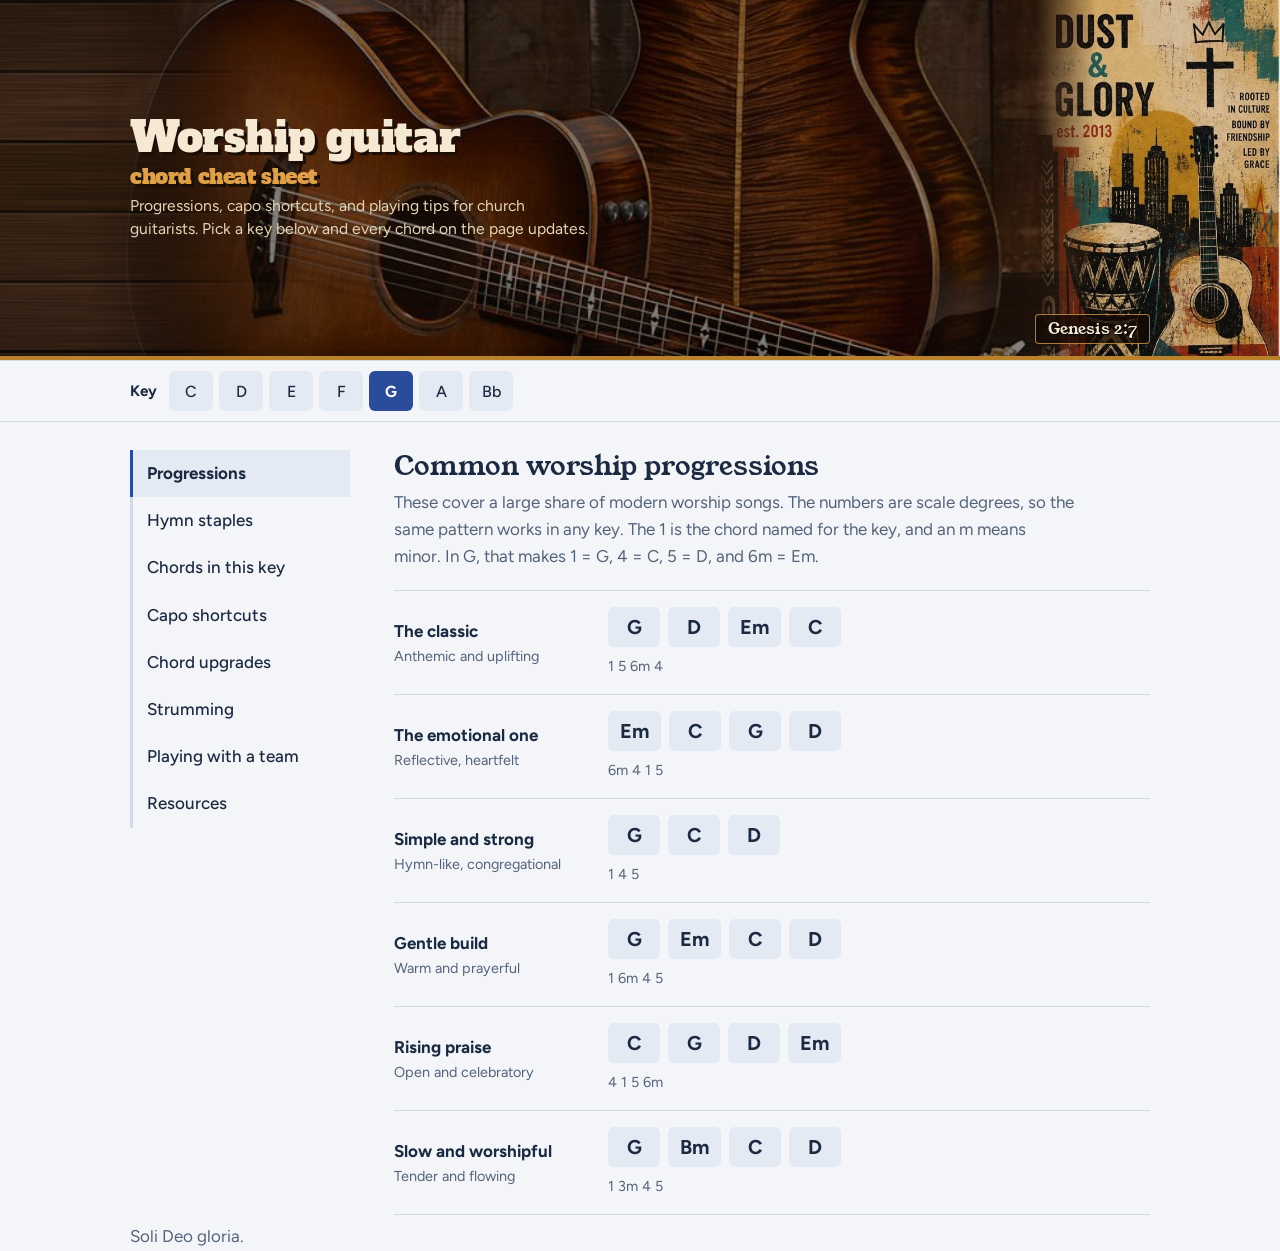
<file: index.html>
<!DOCTYPE html>
<html lang="en">
<head>
<meta charset="utf-8">
<meta name="viewport" content="width=device-width, initial-scale=1, viewport-fit=cover">
<title>Worship Guitar Chord Cheat Sheet</title>
<link rel="preconnect" href="https://fonts.googleapis.com">
<link rel="preconnect" href="https://fonts.gstatic.com" crossorigin>
<link href="https://fonts.googleapis.com/css2?family=Figtree:wght@400;500;700&family=Young+Serif&family=Alfa+Slab+One&display=swap" rel="stylesheet">
<link rel="stylesheet" href="assets/style.css">
</head>
<body>
<header class="hero">
  <div class="wrap hero-in">
    <div>
      <h1>Worship guitar<span>chord cheat sheet</span></h1>
      <p>Progressions, capo shortcuts, and playing tips for church guitarists. Pick a key below and every chord on the page updates.</p>
    </div>
  </div>
  <div class="verse">Genesis 2:7</div>
</header>

<div class="keybar" role="group" aria-label="Choose a key">
  <div class="wrap"><b>Key</b><div class="keys" id="keys"></div></div>
</div>

<div class="wrap layout">
<aside class="side"><nav id="menu" aria-label="Pages">
<a href="#progressions" data-page="progressions">Progressions</a>
<a href="#hymns" data-page="hymns">Hymn staples</a>
<a href="#scale" data-page="scale">Chords in this key</a>
<a href="#capo" data-page="capo">Capo shortcuts</a>
<a href="#upgrades" data-page="upgrades">Chord upgrades</a>
<a href="#strum" data-page="strum">Strumming</a>
<a href="#team" data-page="team">Playing with a team</a>
<a href="resources/index.html">Resources</a>
</nav></aside>
<main>

<section class="page" id="progressions">
  <h2>Common worship progressions</h2>
  <p class="lead">These cover a large share of modern worship songs. The numbers are scale degrees, so the same pattern works in any key. The 1 is the chord named for the key, and an m means minor. In G, that makes 1 = G, 4 = C, 5 = D, and 6m = Em.</p>
  <div id="progs"></div>
</section>

<section class="page" id="hymns">
  <h2>Hymn and gospel staples</h2>
  <p class="lead">Endings, turnarounds, and traditional shapes you will use again and again.</p>
  <div id="hym"></div>
</section>

<section class="page" id="scale">
  <h2>Chords in the key of <span class="easy" data-key></span></h2>
  <p class="lead">A number with an m is a minor chord. The 1, 4, and 5 are the core of almost every song.</p>
  <div class="scroll"><table id="scaleTbl"></table></div>
</section>

<section class="page" id="capo">
  <h2>Capo shortcuts for <span class="easy" data-key></span></h2>
  <p class="lead">The song is in <span data-key></span>. Here is where to put the capo for each set of easy open shapes. Frets 0 to 4 are the practical ones.</p>
  <div class="scroll"><table class="capo" id="capoTbl"></table></div>
  <p class="lead" style="margin-top:14px">Formula: shape key + capo fret = sounding key. Example: G shapes with the capo on 3 sound in B&#9837;.</p>
</section>

<section class="page" id="upgrades">
  <h2>Easy chord upgrades</h2>
  <p class="lead">Small changes that make simple progressions sound fuller.</p>
  <div class="scroll"><table>
    <tr><th>Add this</th><th>How</th><th>Best for</th></tr>
    <tr><td class="maj">sus4</td><td>Swap the 3rd for the 4th (Dsus4 resolving to D)</td><td>Just before a resolution</td></tr>
    <tr><td class="maj">sus2</td><td>Swap the 3rd for the 2nd (Asus2)</td><td>Soft verses and intros</td></tr>
    <tr><td class="maj">add9</td><td>Add the 9th (Cadd9, Gadd9)</td><td>Open, shimmering choruses</td></tr>
    <tr><td class="maj">maj7</td><td>Add the major 7th (Cmaj7, Fmaj7)</td><td>Gentle verses; easier than a full F</td></tr>
    <tr><td class="maj">Slash chords</td><td>Change the bass note: G/B, D/F#, C/E</td><td>Smooth walking bass lines (G, G/B, C)</td></tr>
    <tr><td class="maj">Root only</td><td>Play just the bass note on beat 1</td><td>Quiet moments and prayer</td></tr>
  </table></div>
</section>

<section class="page" id="strum">
  <h2>Strumming patterns</h2>
  <p class="lead">D is a down strum, U is an up strum. Keep your hand moving even when you skip a stroke; it holds the groove steady.</p>
  <div id="strums"></div>
</section>

<section class="page" id="team">
  <h2>Playing with a worship team</h2>
  <p class="lead">Song shape and team habits matter as much as the chords.</p>
  <div class="scroll"><table>
    <tr><th>Section</th><th>What the guitar does</th></tr>
    <tr><td class="maj">Intro</td><td>Single notes, arpeggios, or light pad chords</td></tr>
    <tr><td class="maj">Verse</td><td>Fewer strums, quieter; let the vocal lead</td></tr>
    <tr><td class="maj">Pre-chorus</td><td>Start building with more strums</td></tr>
    <tr><td class="maj">Chorus</td><td>Full strumming with open voicings</td></tr>
    <tr><td class="maj">Bridge</td><td>The peak: biggest dynamics, or a stripped-back moment</td></tr>
    <tr><td class="maj">Outro</td><td>Let it ring, then slow down or fade</td></tr>
  </table></div>
  <ul class="tips" style="margin-top:22px">
    <li>Leave space. If there is a keys player, avoid doubling their chords; play higher voicings or use a capo.</li>
    <li>Drop your volume when the congregation sings. You are there to support them.</li>
    <li>Know the key and capo fret before rehearsal and write both on your chart.</li>
    <li>Mark intros, tags, repeats, and transitions. Most mistakes happen between sections.</li>
    <li>Keep your tone clean. Too much gain or reverb muddies the mix.</li>
    <li>Choose the key for the singer's range first, then use the capo to keep your shapes easy.</li>
    <li>Learn the 1, 4, 5, and 6m in G, D, C, A, and E. That covers most of what you will play.</li>
  </ul>
</section>

</main>
</div>
<footer class="wrap"><p>Soli Deo gloria.</p></footer>

<script src="assets/app.js"></script>
</body>
</html>
</file>
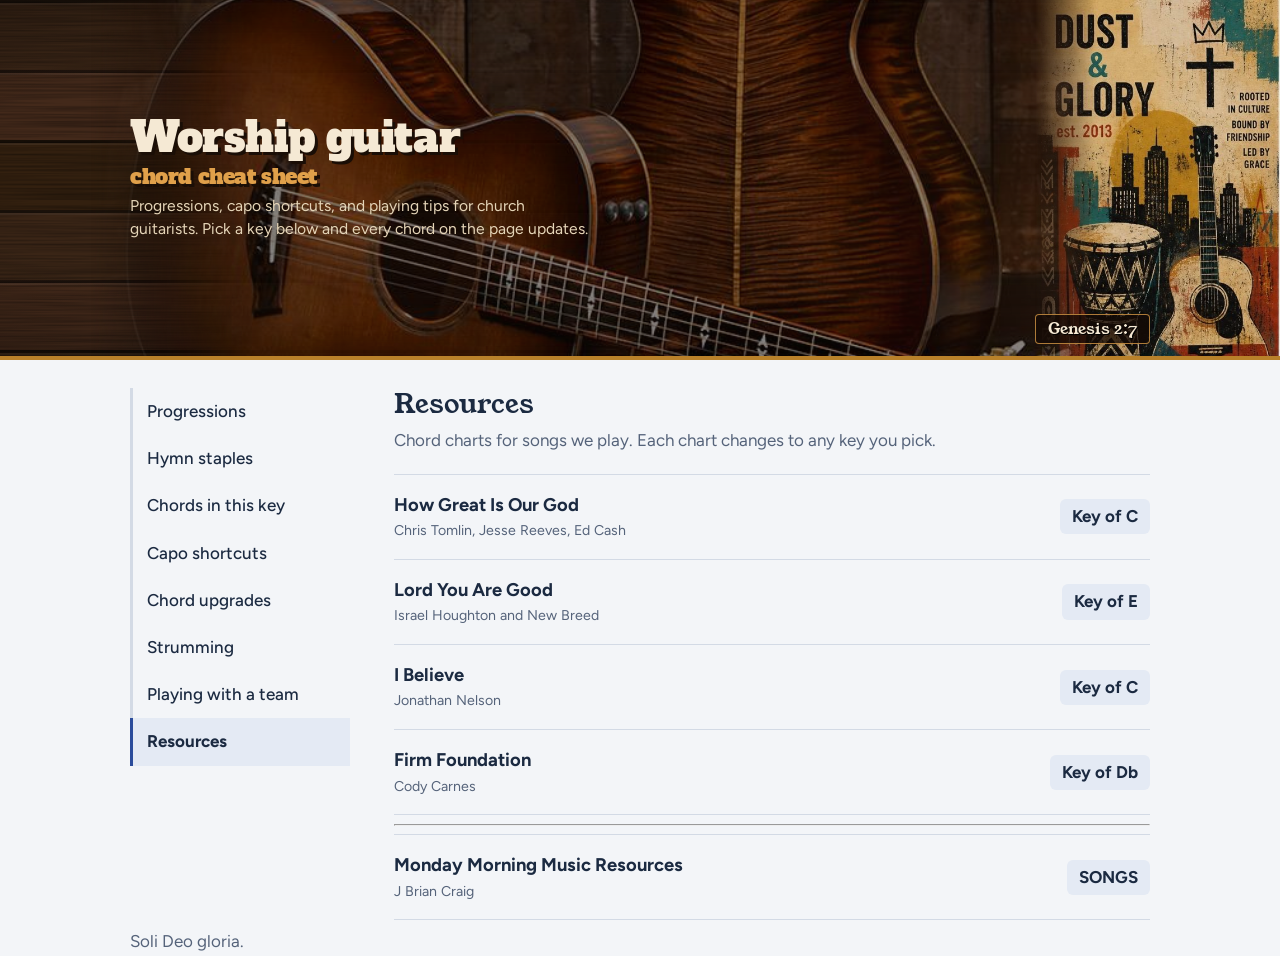
<file: resources/index.html>
<!DOCTYPE html>
<html lang="en">
<head>
<meta charset="utf-8">
<meta name="viewport" content="width=device-width, initial-scale=1, viewport-fit=cover">
<title>Resources</title>
<link rel="stylesheet" href="../assets/style.css">
</head>
<body>
<!-- Only the details below are yours to edit. The page layout lives in ../assets/, so site updates never touch this file. -->
<script src="songs.js"></script>
<script src="../assets/shell.js"></script>
<script src="../assets/resources.js"></script>
</body>
</html>
</file>
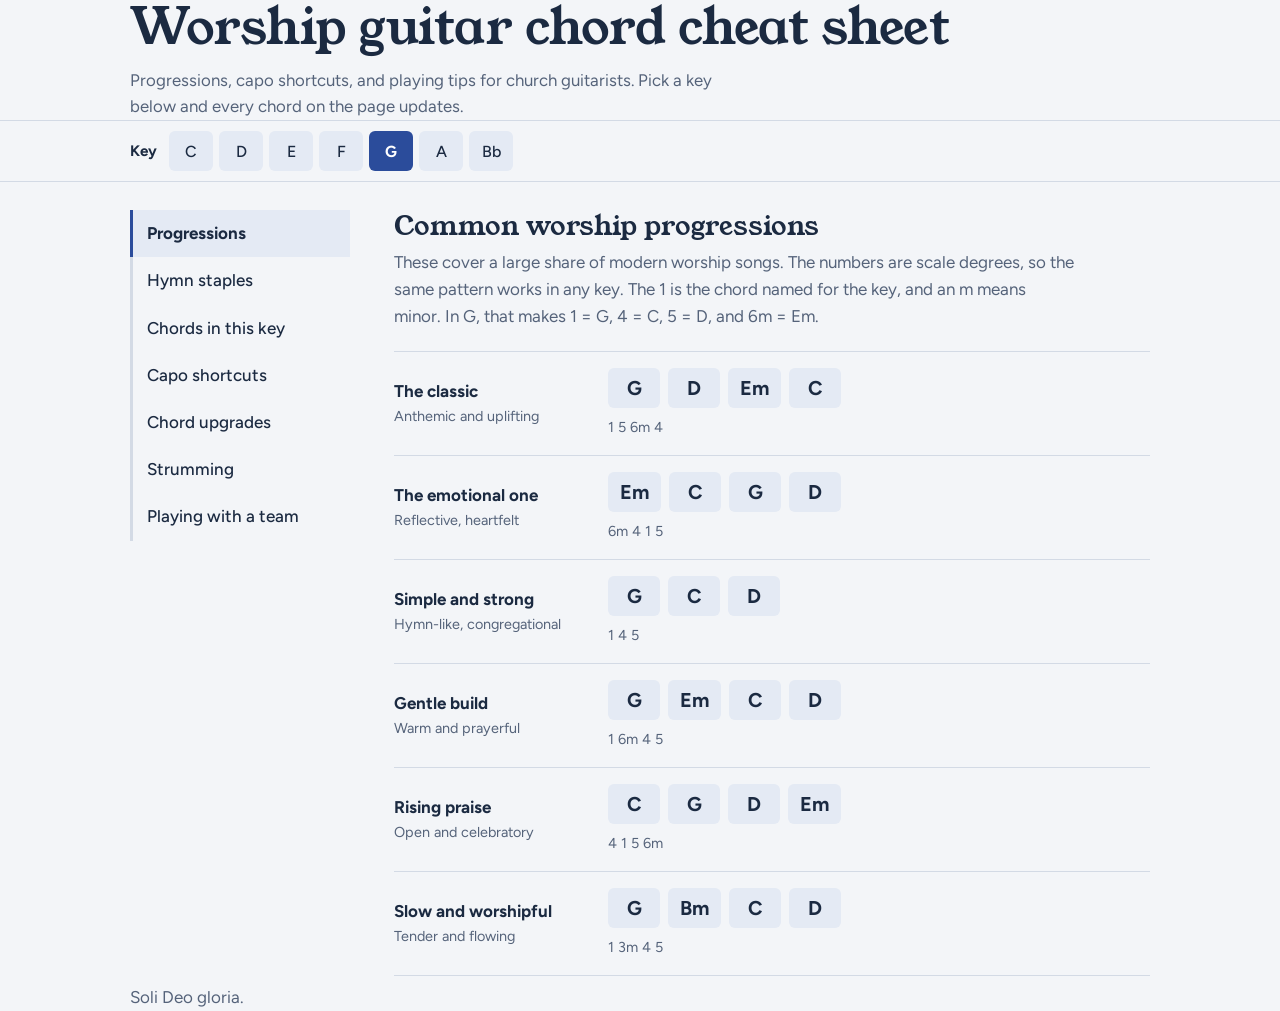
<file: Worship Guitar Chord Cheat Sheet.html>
<!DOCTYPE html>
<html lang="en">
<head>
<meta charset="utf-8">
<meta name="viewport" content="width=device-width, initial-scale=1, viewport-fit=cover">
<title>Worship Guitar Chord Cheat Sheet</title>
<link rel="preconnect" href="https://fonts.googleapis.com">
<link rel="preconnect" href="https://fonts.gstatic.com" crossorigin>
<link href="https://fonts.googleapis.com/css2?family=Figtree:wght@400;500;700&family=Young+Serif&display=swap" rel="stylesheet">
<style>
:root{--bg:#F3F5F8;--ink:#1B2A41;--muted:#55637A;--line:#D3DAE5;--accent:#2B4C9B;--gold:#B9812A;--chip:#E4EAF4;--chip-on:#2B4C9B;--chip-on-ink:#fff;
box-sizing:border-box;padding-top:env(safe-area-inset-top,0px);padding-bottom:env(safe-area-inset-bottom,0px)}
@media (prefers-color-scheme:dark){:root:not([data-theme="light"]){--bg:#151A23;--ink:#E7ECF4;--muted:#9AA8BD;--line:#2B3546;--accent:#8FADEF;--gold:#E0B060;--chip:#232C3B;--chip-on:#8FADEF;--chip-on-ink:#10141C}}
:root[data-theme="dark"]{--bg:#151A23;--ink:#E7ECF4;--muted:#9AA8BD;--line:#2B3546;--accent:#8FADEF;--gold:#E0B060;--chip:#232C3B;--chip-on:#8FADEF;--chip-on-ink:#10141C}
html{scroll-padding-top:calc(env(safe-area-inset-top,0px) + 70px);scroll-behavior:smooth}
*,*::before,*::after{box-sizing:inherit}
body{margin:0;background:var(--bg);color:var(--ink);font:400 17px/1.6 Figtree,system-ui,-apple-system,"Segoe UI",sans-serif}
.wrap{max-width:1060px;margin:0 auto;padding:0 20px}
header{padding:48px 0 24px}
h1{font:400 clamp(2rem,6vw,3.1rem)/1.1 "Young Serif",Georgia,serif;margin:0 0 12px;letter-spacing:-.01em}
header p{margin:0;max-width:56ch;color:var(--muted);font-size:1.05rem}
.layout{display:grid;grid-template-columns:220px minmax(0,1fr);gap:0 44px;align-items:start}
.side{position:sticky;top:calc(env(safe-area-inset-top,0px) + 66px);padding:28px 0}
.side a{display:block;padding:10px 14px;border-left:3px solid var(--line);color:var(--ink);text-decoration:none;font-weight:500}
.side a:hover{background:var(--chip)}
.side a[aria-current="page"]{border-left-color:var(--accent);background:var(--chip);font-weight:700}
.page{display:none}
.page.on{display:block}
main section{padding-top:28px;min-height:50vh}
@media (max-width:760px){.layout{display:block}.side{position:static;padding:14px 0 0}.side nav{display:flex;gap:6px;overflow-x:auto;-webkit-overflow-scrolling:touch;padding-bottom:4px}.side a{white-space:nowrap;border-left:0;border-bottom:3px solid var(--line);padding:8px 12px}.side a[aria-current="page"]{border-bottom-color:var(--accent)}main section{padding-top:20px}}
.keybar{position:sticky;top:env(safe-area-inset-top,0px);z-index:5;background:var(--bg);border-top:1px solid var(--line);border-bottom:1px solid var(--line);padding:10px 0}
.keybar .wrap{display:flex;align-items:center;gap:12px;flex-wrap:wrap}
.keybar b{font-weight:700;font-size:.95rem}
.keys{display:flex;gap:6px;flex-wrap:wrap}
.keys button{font:500 1rem Figtree,sans-serif;min-width:44px;height:40px;border:0;border-radius:6px;background:var(--chip);color:var(--ink);cursor:pointer}
.keys button[aria-pressed="true"]{background:var(--chip-on);color:var(--chip-on-ink);font-weight:700}
button:focus-visible,a:focus-visible{outline:3px solid var(--gold);outline-offset:2px}
section{padding:44px 0 8px}
h2{font:400 1.7rem/1.2 "Young Serif",Georgia,serif;margin:0 0 6px}
.lead{margin:0 0 20px;color:var(--muted);max-width:62ch}
.row{display:grid;grid-template-columns:minmax(0,190px) 1fr;gap:6px 24px;padding:16px 0;border-top:1px solid var(--line);align-items:center}
.row:last-child{border-bottom:1px solid var(--line)}
.nm{font-weight:700}
.nm small{display:block;font-weight:400;color:var(--muted);font-size:.9rem}
.ch{display:flex;flex-wrap:wrap;gap:8px;align-items:center}
.c{background:var(--chip);border-radius:6px;padding:4px 12px;font-weight:700;font-size:1.25rem;min-width:52px;text-align:center}
.slash{color:var(--muted);font-weight:700}
.nums{color:var(--muted);font-size:.9rem;width:100%}
.scroll{overflow-x:auto;-webkit-overflow-scrolling:touch}
table{border-collapse:collapse;width:100%;min-width:520px}
th,td{text-align:left;padding:10px 12px;border-bottom:1px solid var(--line);vertical-align:top}
th{font-weight:700;border-bottom:2px solid var(--ink)}
td.maj{font-weight:700}
.hl{background:var(--chip)}
.capo td:first-child{font-weight:700}
.easy{color:var(--gold);font-weight:700}
.strum{display:grid;grid-template-columns:repeat(8,minmax(0,1fr));gap:4px;max-width:440px;margin:6px 0 4px}
.strum span{text-align:center;padding:6px 0;border-radius:4px;background:var(--chip);font-weight:700;font-size:.95rem}
.strum span.off{background:transparent;color:var(--muted);font-weight:400}
.strum span.cnt{background:transparent;color:var(--muted);font-size:.75rem;font-weight:400;padding:0}
.s-item{padding:16px 0;border-top:1px solid var(--line)}
.s-item .nm{margin-bottom:2px}
ul.tips{padding-left:20px;margin:0}
ul.tips li{margin:0 0 10px;max-width:64ch}
footer{padding:48px 0 56px;color:var(--muted)}
footer p{margin:0}
@media (max-width:620px){.row{grid-template-columns:1fr}body{font-size:16px}}
@media (prefers-reduced-motion:reduce){html{scroll-behavior:auto}}
</style>
</head>
<body>
<header class="wrap">
  <h1>Worship guitar chord cheat sheet</h1>
  <p>Progressions, capo shortcuts, and playing tips for church guitarists. Pick a key below and every chord on the page updates.</p>
</header>

<div class="keybar" role="group" aria-label="Choose a key">
  <div class="wrap"><b>Key</b><div class="keys" id="keys"></div></div>
</div>

<div class="wrap layout">
<aside class="side"><nav id="menu" aria-label="Pages">
<a href="#progressions" data-page="progressions">Progressions</a>
<a href="#hymns" data-page="hymns">Hymn staples</a>
<a href="#scale" data-page="scale">Chords in this key</a>
<a href="#capo" data-page="capo">Capo shortcuts</a>
<a href="#upgrades" data-page="upgrades">Chord upgrades</a>
<a href="#strum" data-page="strum">Strumming</a>
<a href="#team" data-page="team">Playing with a team</a>
</nav></aside>
<main>

<section class="page" id="progressions">
  <h2>Common worship progressions</h2>
  <p class="lead">These cover a large share of modern worship songs. The numbers are scale degrees, so the same pattern works in any key. The 1 is the chord named for the key, and an m means minor. In G, that makes 1 = G, 4 = C, 5 = D, and 6m = Em.</p>
  <div id="progs"></div>
</section>

<section class="page" id="hymns">
  <h2>Hymn and gospel staples</h2>
  <p class="lead">Endings, turnarounds, and traditional shapes you will use again and again.</p>
  <div id="hym"></div>
</section>

<section class="page" id="scale">
  <h2>Chords in the key of <span class="easy" data-key></span></h2>
  <p class="lead">A number with an m is a minor chord. The 1, 4, and 5 are the core of almost every song.</p>
  <div class="scroll"><table id="scaleTbl"></table></div>
</section>

<section class="page" id="capo">
  <h2>Capo shortcuts for <span class="easy" data-key></span></h2>
  <p class="lead">The song is in <span data-key></span>. Here is where to put the capo for each set of easy open shapes. Frets 0 to 4 are the practical ones.</p>
  <div class="scroll"><table class="capo" id="capoTbl"></table></div>
  <p class="lead" style="margin-top:14px">Formula: shape key + capo fret = sounding key. Example: G shapes with the capo on 3 sound in B&#9837;.</p>
</section>

<section class="page" id="upgrades">
  <h2>Easy chord upgrades</h2>
  <p class="lead">Small changes that make simple progressions sound fuller.</p>
  <div class="scroll"><table>
    <tr><th>Add this</th><th>How</th><th>Best for</th></tr>
    <tr><td class="maj">sus4</td><td>Swap the 3rd for the 4th (Dsus4 resolving to D)</td><td>Just before a resolution</td></tr>
    <tr><td class="maj">sus2</td><td>Swap the 3rd for the 2nd (Asus2)</td><td>Soft verses and intros</td></tr>
    <tr><td class="maj">add9</td><td>Add the 9th (Cadd9, Gadd9)</td><td>Open, shimmering choruses</td></tr>
    <tr><td class="maj">maj7</td><td>Add the major 7th (Cmaj7, Fmaj7)</td><td>Gentle verses; easier than a full F</td></tr>
    <tr><td class="maj">Slash chords</td><td>Change the bass note: G/B, D/F#, C/E</td><td>Smooth walking bass lines (G, G/B, C)</td></tr>
    <tr><td class="maj">Root only</td><td>Play just the bass note on beat 1</td><td>Quiet moments and prayer</td></tr>
  </table></div>
</section>

<section class="page" id="strum">
  <h2>Strumming patterns</h2>
  <p class="lead">D is a down strum, U is an up strum. Keep your hand moving even when you skip a stroke; it holds the groove steady.</p>
  <div id="strums"></div>
</section>

<section class="page" id="team">
  <h2>Playing with a worship team</h2>
  <p class="lead">Song shape and team habits matter as much as the chords.</p>
  <div class="scroll"><table>
    <tr><th>Section</th><th>What the guitar does</th></tr>
    <tr><td class="maj">Intro</td><td>Single notes, arpeggios, or light pad chords</td></tr>
    <tr><td class="maj">Verse</td><td>Fewer strums, quieter; let the vocal lead</td></tr>
    <tr><td class="maj">Pre-chorus</td><td>Start building with more strums</td></tr>
    <tr><td class="maj">Chorus</td><td>Full strumming with open voicings</td></tr>
    <tr><td class="maj">Bridge</td><td>The peak: biggest dynamics, or a stripped-back moment</td></tr>
    <tr><td class="maj">Outro</td><td>Let it ring, then slow down or fade</td></tr>
  </table></div>
  <ul class="tips" style="margin-top:22px">
    <li>Leave space. If there is a keys player, avoid doubling their chords; play higher voicings or use a capo.</li>
    <li>Drop your volume when the congregation sings. You are there to support them.</li>
    <li>Know the key and capo fret before rehearsal and write both on your chart.</li>
    <li>Mark intros, tags, repeats, and transitions. Most mistakes happen between sections.</li>
    <li>Keep your tone clean. Too much gain or reverb muddies the mix.</li>
    <li>Choose the key for the singer's range first, then use the capo to keep your shapes easy.</li>
    <li>Learn the 1, 4, 5, and 6m in G, D, C, A, and E. That covers most of what you will play.</li>
  </ul>
</section>

</main>
</div>
<footer class="wrap"><p>Soli Deo gloria.</p></footer>

<script>
(function(){
var SHARP=["C","C#","D","D#","E","F","F#","G","G#","A","A#","B"];
var FLAT=["C","Db","D","Eb","E","F","Gb","G","Ab","A","Bb","B"];
var KEYS=[["C",0],["D",2],["E",4],["F",5],["G",7],["A",9],["Bb",10]];
var FLATKEYS=[5,10,3,8];
var key=7;
var CH={"I":[0,""],"ii":[2,"m"],"iii":[4,"m"],"IV":[5,""],"V":[7,""],"vi":[9,"m"],"iv":[5,"m"],"I7":[0,"7"]};
var PROGS=[
["The classic","I V vi IV","Anthemic and uplifting"],
["The emotional one","vi IV I V","Reflective, heartfelt"],
["Simple and strong","I IV V","Hymn-like, congregational"],
["Gentle build","I vi IV V","Warm and prayerful"],
["Rising praise","IV I V vi","Open and celebratory"],
["Slow and worshipful","I iii IV V","Tender and flowing"]];
var HYMNS=[
["Amen ending","IV I","Plagal cadence, the sound of \u201cAmen\u201d"],
["Resolving a verse","V I","The strongest way home"],
["Turnaround","I vi ii V","Hymn verses and transitions"],
["Gospel feel","I I7 IV iv I","Traditional and gospel style"],
["12-bar style","I I I I / IV IV I I / V IV I I","Upbeat gospel and praise"]];
var STRUMS=[
["Slow ballad","60\u201370 BPM","D,,D,D,,U,,D,U".split(","),["D","","D","","D","U","","U"],"Communion, reflective songs"],
["Mid-tempo","70\u201390 BPM",null,["D","","D","U","","U","D","U"],"Most worship songs"],
["Driving","90\u2013120 BPM",null,["D","D","D","U","","U","D","U"],"Upbeat praise"],
["Hymn style","80\u2013100 BPM",null,["D","","D","","D","","D",""],"Traditional hymns"]];
STRUMS[0][3]=["D","","D","","D","U","","U"];

function nm(i){var a=FLATKEYS.indexOf(key)>-1?FLAT:SHARP;return a[((i%12)+12)%12]}
function chord(tok){var d=CH[tok];return nm(key+d[0])+d[1]}
function chips(seq){
  return seq.split(" ").map(function(t){
    if(t==="/")return '<span class="slash" aria-hidden="true">/</span>';
    return '<span class="c">'+chord(t)+'</span>';
  }).join("");
}
function num(s){var M={"I":"1","ii":"2m","iii":"3m","IV":"4","V":"5","vi":"6m","iv":"4m","I7":"1<sup>7</sup>"};return s.split(" ").map(function(t){return M[t]||t}).join(" ")}
function rows(list,id){
  document.getElementById(id).innerHTML=list.map(function(p){
    return '<div class="row"><div class="nm">'+p[0]+'<small>'+p[2]+'</small></div><div class="ch">'+chips(p[1])+'<div class="nums">'+num(p[1])+'</div></div></div>';
  }).join("");
}
function scale(){
  var degs=[["1",0,""],["2m",2,"m"],["3m",4,"m"],["4",5,""],["5",7,""],["6m",9,"m"],["7\u00b0",11,"dim"]];
  var h='<tr><th>Number</th>'+degs.map(function(d){return '<th>'+d[0]+'</th>'}).join("")+'</tr><tr><td class="maj">Chord</td>';
  h+=degs.map(function(d,i){return '<td class="'+(i==0||i==3||i==4?'hl':'')+'"><b>'+nm(key+d[1])+d[2]+'</b></td>'}).join("")+'</tr>';
  document.getElementById("scaleTbl").innerHTML=h;
}
function capo(){
  var shapes=[["G",7],["D",2],["C",0],["A",9],["E",4]];
  var h='<tr><th>Play shapes in</th><th>Capo fret</th><th>First chords</th></tr>';
  shapes.forEach(function(s){
    var f=((key-s[1])%12+12)%12;
    var easy=f<=4;
    var I=SHARP[s[1]],IV=SHARP[(s[1]+5)%12],V=SHARP[(s[1]+7)%12],vi=SHARP[(s[1]+9)%12]+"m";
    h+='<tr><td>'+s[0]+' shapes</td><td class="'+(easy?'easy':'')+'">'+(f===0?"No capo":"Fret "+f)+(f>5?" (high)":"")+'</td><td>'+I+" \u00b7 "+IV+" \u00b7 "+V+" \u00b7 "+vi+'</td></tr>';
  });
  document.getElementById("capoTbl").innerHTML=h;
}
function strums(){
  var lab=["1","&","2","&","3","&","4","&"];
  document.getElementById("strums").innerHTML=STRUMS.map(function(s){
    var cells=lab.map(function(l){return '<span class="cnt">'+l+'</span>'}).join("")+s[3].map(function(c){return '<span class="'+(c?'':'off')+'">'+(c||"\u2013")+'</span>'}).join("");
    return '<div class="s-item"><div class="nm">'+s[0]+'<small>'+s[1]+' \u00b7 '+s[4]+'</small></div><div class="strum" role="img" aria-label="'+s[3].map(function(c){return c||"rest"}).join(", ")+'">'+cells+'</div></div>';
  }).join("");
}
function paint(){
  rows(PROGS,"progs");rows(HYMNS,"hym");scale();capo();
  var n=nm(key);
  [].forEach.call(document.querySelectorAll("[data-key]"),function(e){e.textContent=n});
  [].forEach.call(document.querySelectorAll("#keys button"),function(b){b.setAttribute("aria-pressed",String(+b.dataset.k===key))});
}
var kb=document.getElementById("keys");
KEYS.forEach(function(k){
  var b=document.createElement("button");b.textContent=k[0];b.dataset.k=k[1];
  b.addEventListener("click",function(){key=k[1];paint();try{localStorage.setItem("wk",String(key))}catch(e){}});
  kb.appendChild(b);
});
try{var s=localStorage.getItem("wk");if(s!==null&&KEYS.some(function(k){return k[1]===+s}))key=+s}catch(e){}
strums();paint();
var pages=[].slice.call(document.querySelectorAll(".page")),links=[].slice.call(document.querySelectorAll("#menu a"));
function show(id,push){
  if(!pages.some(function(p){return p.id===id}))id="progressions";
  pages.forEach(function(p){p.classList.toggle("on",p.id===id)});
  links.forEach(function(a){if(a.dataset.page===id)a.setAttribute("aria-current","page");else a.removeAttribute("aria-current")});
  if(push){try{history.replaceState(null,"","#"+id)}catch(e){}window.scrollTo(0,0)}
}
links.forEach(function(a){a.addEventListener("click",function(e){e.preventDefault();show(a.dataset.page,true)})});
window.addEventListener("hashchange",function(){show(location.hash.slice(1))});
show(location.hash.slice(1));
})();
</script>
</body>
</html>
</file>
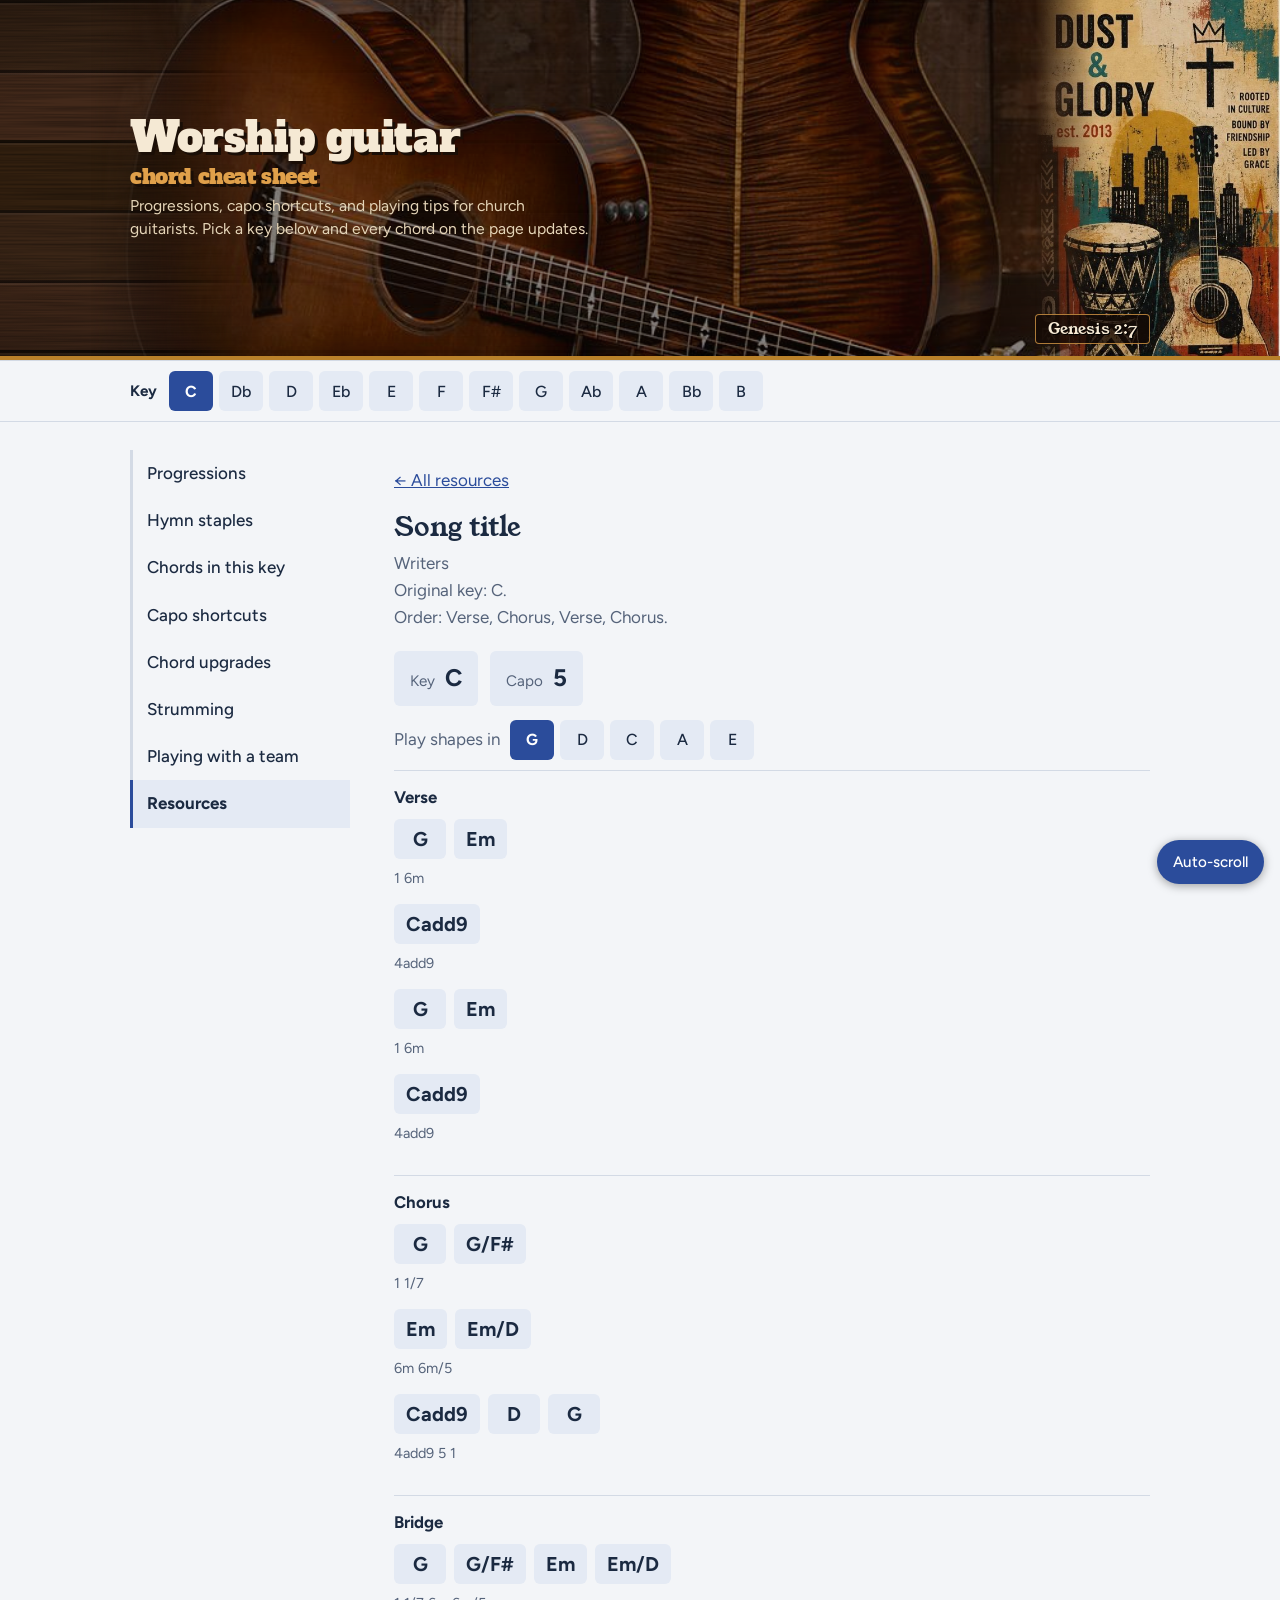
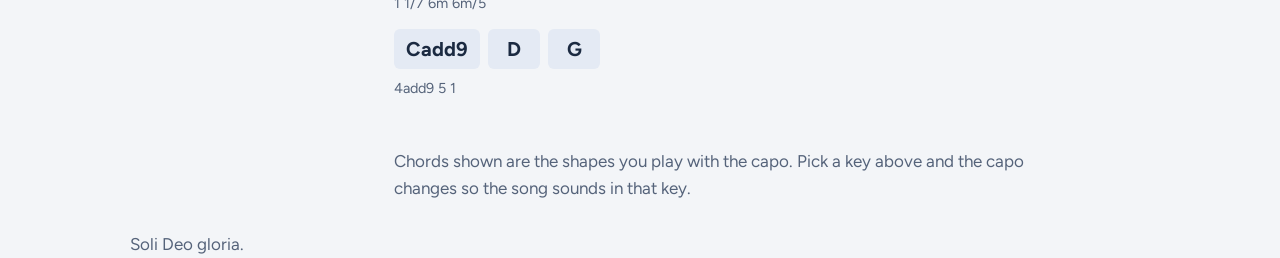
<file: resources/_song-template.html>
<!DOCTYPE html>
<html lang="en">
<head>
<meta charset="utf-8">
<meta name="viewport" content="width=device-width, initial-scale=1, viewport-fit=cover">
<title>Song title</title>
<link rel="stylesheet" href="../assets/style.css">
</head>
<body>
<!-- Only the details below are yours to edit. The page layout lives in ../assets/, so site updates never touch this file. -->
<script>
window.SONG={
  title: "Song title",
  writers: "Writers",
  key: "C",
  shapes: "G", // chord shapes you play: G, D, C, A, or E. The capo is worked out for you. Or use capo: 3 instead.
  structure: "Verse, Chorus, Verse, Chorus",
  links: [], // links shown at the top of the page. Example: [{text: "Listen on YouTube", url: "https://..."}, {text: "Original chart", url: "https://..."}]
  sections: [
    // c = chords as numbers (1 = key chord, m = minor, 1/7 = slash chord, b7 = flat seventh). t = lyric line (optional).
    {name: "Verse", lines: [{c: "1 6m", t: ""}, {c: "4add9", t: ""}, {c: "1 6m", t: ""}, {c: "4add9", t: ""}]},
    {name: "Chorus", lines: [{c: "1 1/7", t: ""}, {c: "6m 6m/5", t: ""}, {c: "4add9 5 1", t: ""}]},
    {name: "Bridge", lines: [{c: "1 1/7 6m 6m/5", t: ""}, {c: "4add9 5 1", t: ""}]}
  ]
};
</script>
<script src="../assets/shell.js"></script>
<script src="../assets/song.js"></script>
</body>
</html>
</file>
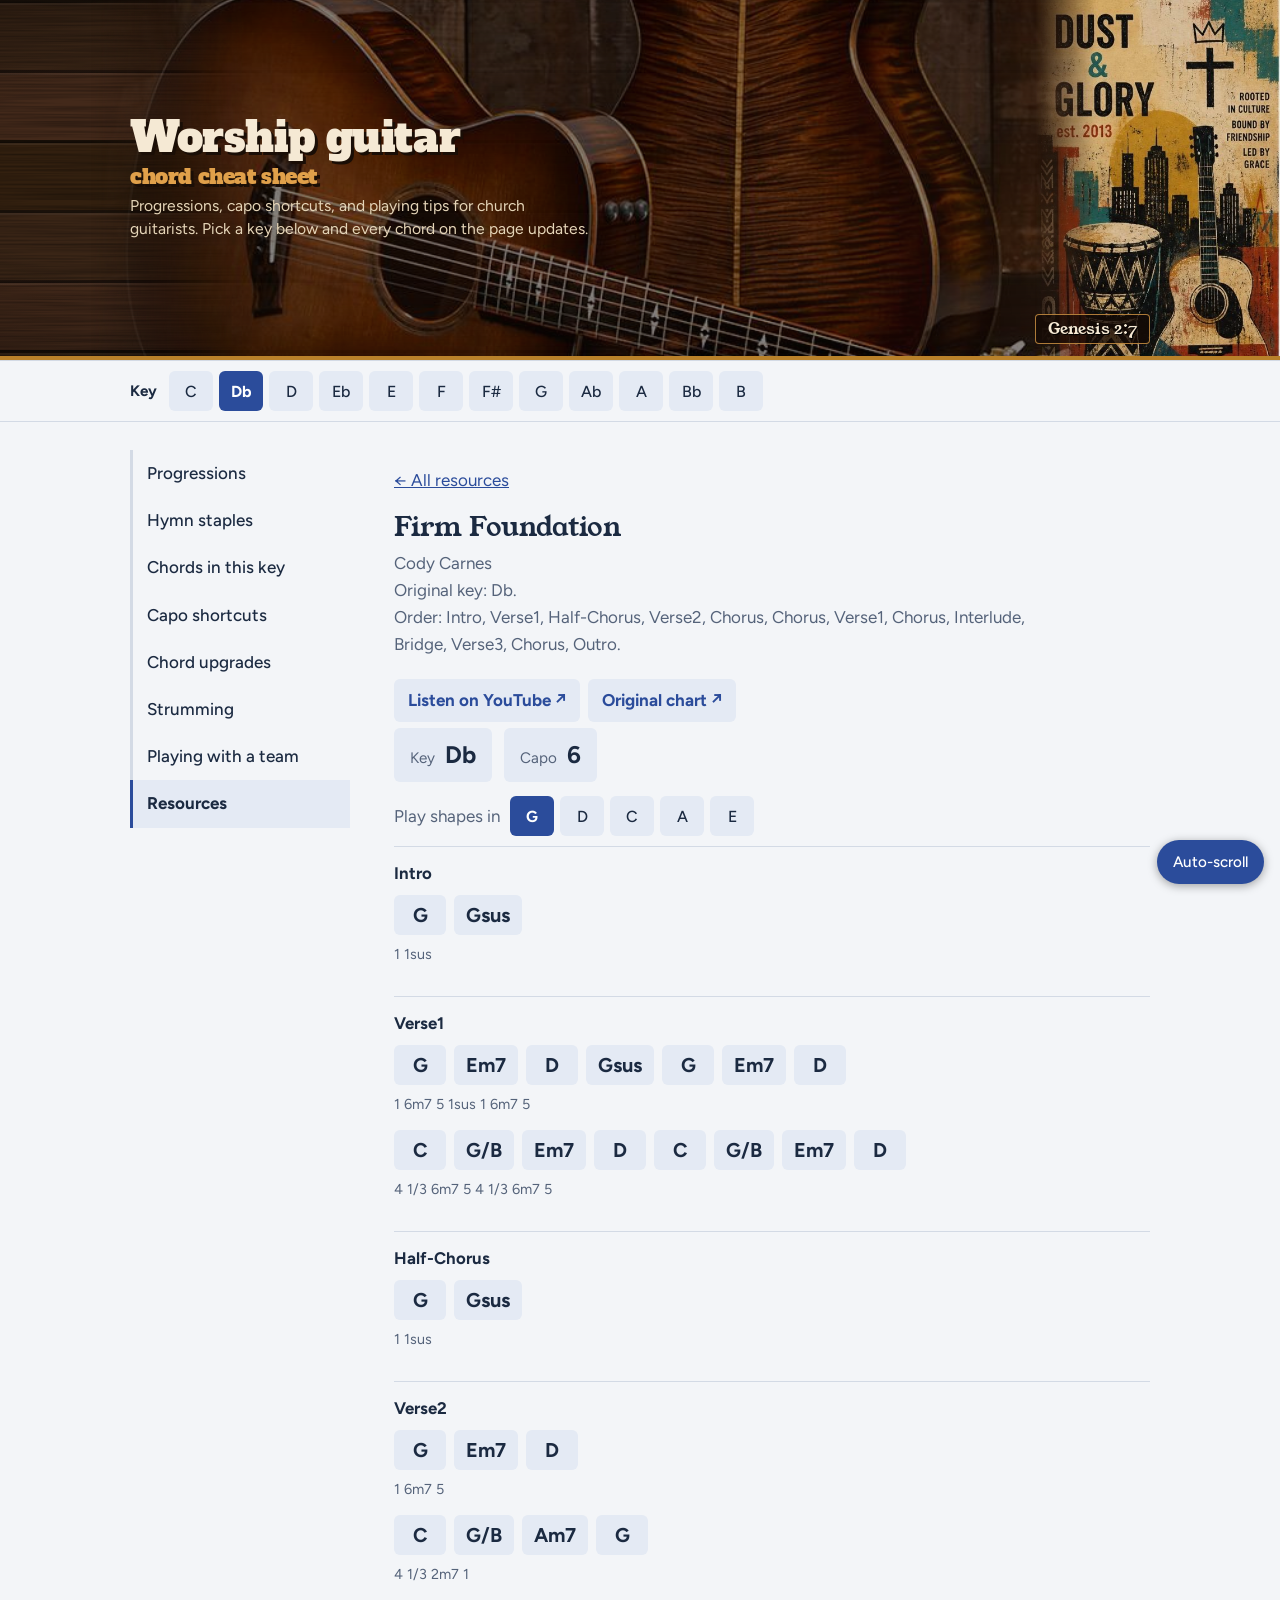
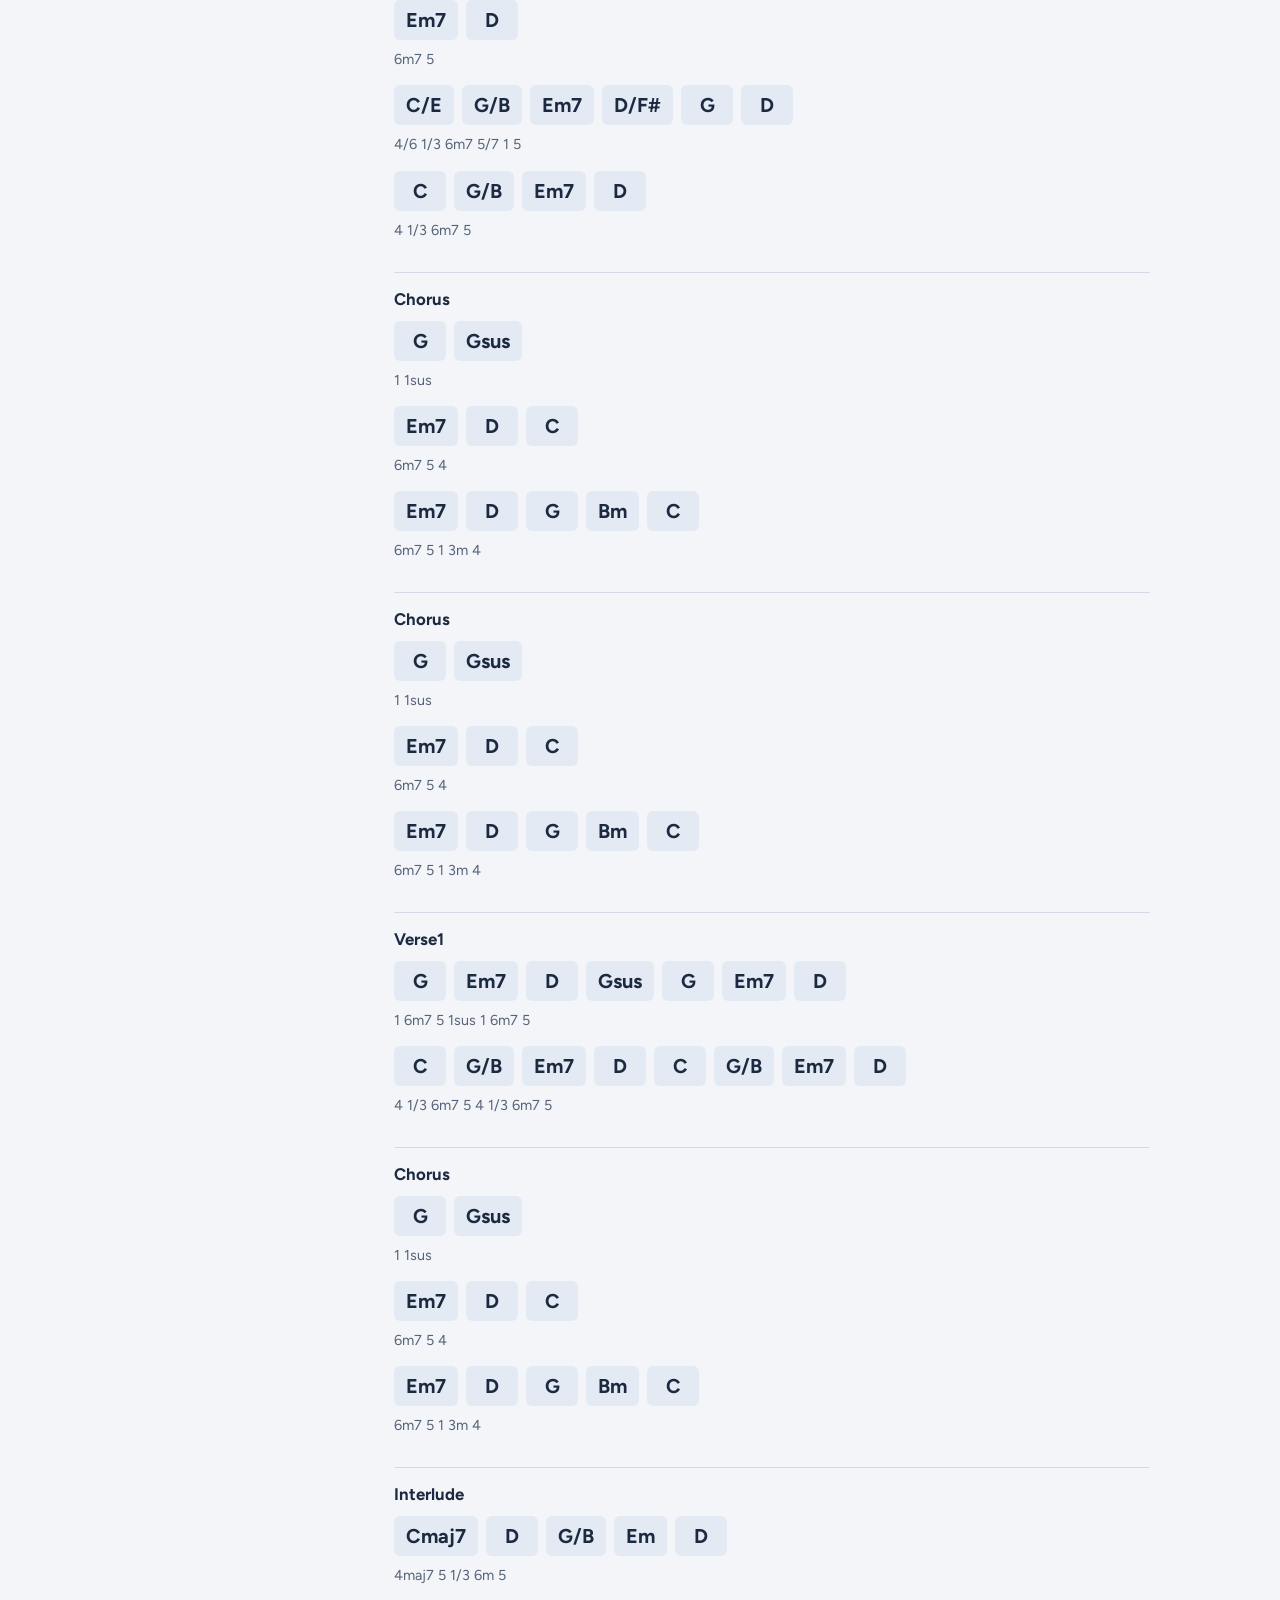
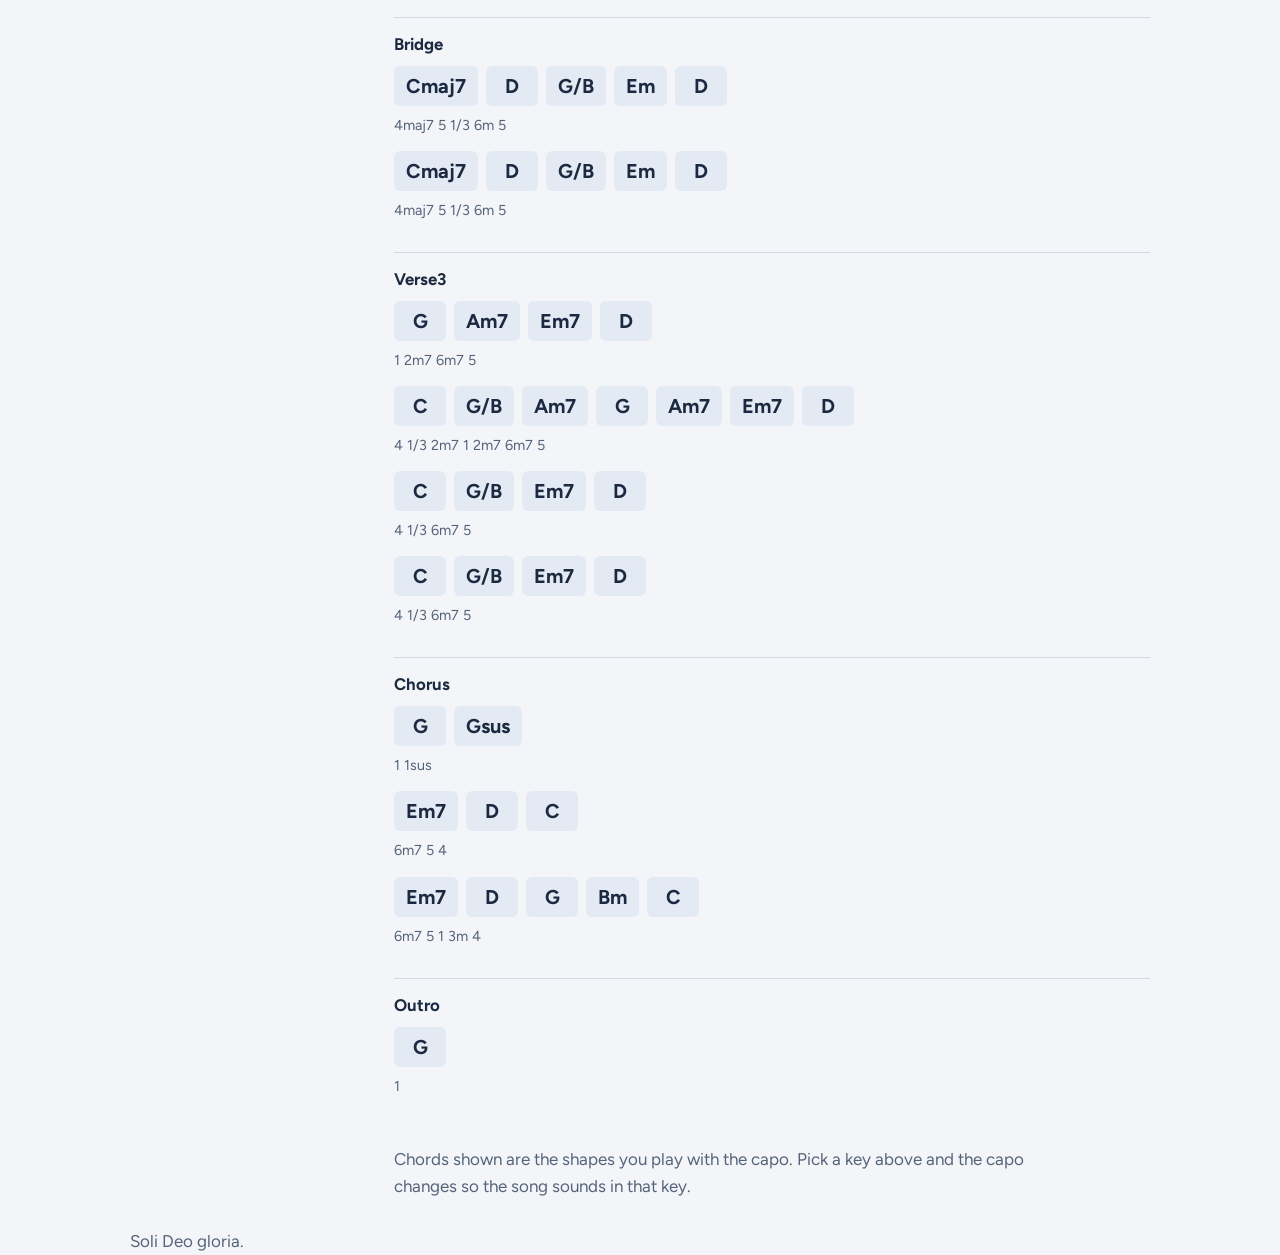
<file: resources/firm-foundation.html>
<!DOCTYPE html>
<html lang="en">
<head>
<meta charset="utf-8">
<meta name="viewport" content="width=device-width, initial-scale=1, viewport-fit=cover">
<title>Firm Foundation</title>
<link rel="stylesheet" href="../assets/style.css">
</head>
<body>
<!-- Only the details below are yours to edit. The page layout lives in ../assets/, so site updates never touch this file. -->
<script>
window.SONG={
  title: "Firm Foundation",
  writers: "Cody Carnes",
  key: "Db",
  shapes: "G", // chord shapes you play: G, D, C, A, or E. The capo is worked out for you. Or use capo: 3 instead.
  structure: "Intro, Verse1, Half-Chorus, Verse2, Chorus, Chorus, Verse1, Chorus, Interlude, Bridge, Verse3, Chorus, Outro",
  links: [{text: "Listen on YouTube", url: "https://www.youtube.com/watch?v=uOP4s8fOEm0"}, {text: "Original chart", url: "https://www.worshiptogether.com/songs/firm-foundation-he-wont-cody-carnes/"}],
  sections: [
    // c = chords as numbers (1 = key chord, m = minor, 1/7 = slash chord, b7 = flat seventh). t = lyric line (optional).
    //match structure tag
    {name: "Intro", lines: [{c: "1 1sus", t: ""}]},
    {name: "Verse1", lines: [{c: "1 6m7 5 1sus 1 6m7 5", t: ""}, {c: "4 1/3 6m7 5 4 1/3 6m7 5", t: ""}]},
    {name: "Half-Chorus", lines: [{c: "1 1sus", t: ""}]},
    {name: "Verse2", lines: [{c: "1 6m7 5", t: ""}, {c: "4 1/3 2m7 1", t: ""}, {c: "6m7 5", t: ""},{c: "4/6 1/3 6m7 5/7 1 5", t: ""},{c: "4 1/3 6m7 5", t: ""}]},
    {name: "Chorus", lines: [{c: "1 1sus", t: ""},{c: "6m7 5 4", t: ""},{c: "6m7 5 1 3m 4", t: ""}]},
    {name: "Chorus", lines: [{c: "1 1sus", t: ""},{c: "6m7 5 4", t: ""},{c: "6m7 5 1 3m 4", t: ""}]},
    {name: "Verse1", lines: [{c: "1 6m7 5 1sus 1 6m7 5", t: ""}, {c: "4 1/3 6m7 5 4 1/3 6m7 5", t: ""}]},
    {name: "Chorus", lines: [{c: "1 1sus", t: ""},{c: "6m7 5 4", t: ""},{c: "6m7 5 1 3m 4", t: ""}]},
    {name: "Interlude", lines: [{c: "4maj7 5 1/3 6m 5", t: ""}]},
    {name: "Bridge", lines: [{c: "4maj7 5 1/3 6m 5", t: ""}, {c: "4maj7 5 1/3 6m 5", t: ""}]},
    {name: "Verse3", lines: [{c: "1 2m7 6m7 5", t: ""}, {c: "4 1/3 2m7 1 2m7 6m7 5", t: ""}, {c: "4 1/3 6m7 5", t: ""}, {c: "4 1/3 6m7 5", t: ""}]},
    {name: "Chorus", lines: [{c: "1 1sus", t: ""},{c: "6m7 5 4", t: ""},{c: "6m7 5 1 3m 4", t: ""}]},
    {name: "Outro", lines: [{c: "1", t: ""}]},
  ]
};
</script>
<script src="../assets/shell.js"></script>
<script src="../assets/song.js"></script>
</body>
</html>
</file>
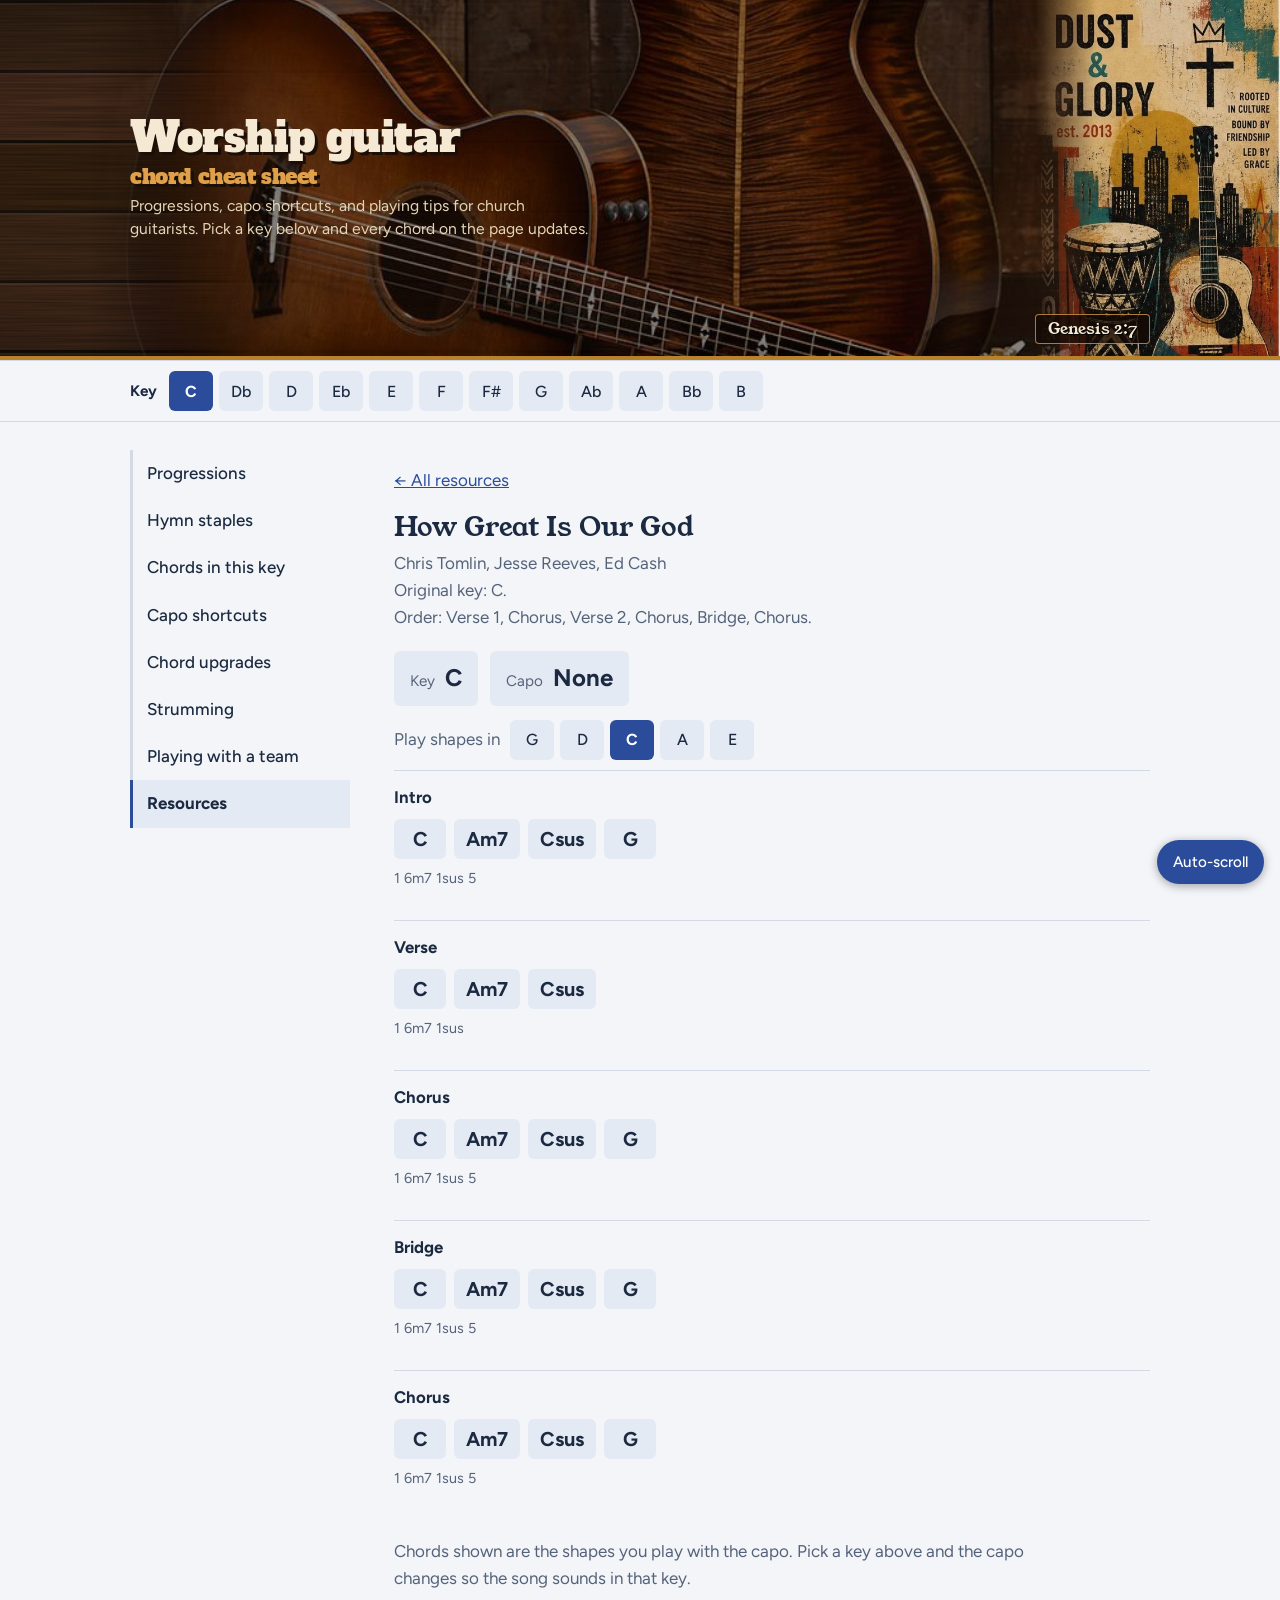
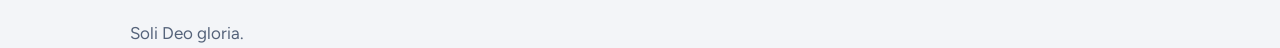
<file: resources/how-great-is-our-god.html>
<!DOCTYPE html>
<html lang="en">
<head>
<meta charset="utf-8">
<meta name="viewport" content="width=device-width, initial-scale=1, viewport-fit=cover">
<title>How Great Is Our God</title>
<link rel="stylesheet" href="../assets/style.css">
</head>
<body>
<!-- Only the details below are yours to edit. The page layout lives in ../assets/, so site updates never touch this file. -->
<script>
window.SONG={
  title: "How Great Is Our God",
  writers: "Chris Tomlin, Jesse Reeves, Ed Cash",
  key: "C",
  shapes: "C", // chord shapes you play: G, D, C, A, or E. The capo is worked out for you. Or use capo: 3 instead.
  structure: "Verse 1, Chorus, Verse 2, Chorus, Bridge, Chorus",
  // links: [{text: "Listen on YouTube", url: "https://..."}, {text: "Original chart", url: "https://..."}], // links shown at the top of the page. Example: [{text: "Listen on YouTube", url: "https://..."}, {text: "Original chart", url: "https://..."}]
  sections: [
    // c = chords as numbers (1 = key chord, m = minor, 1/7 = slash chord, b7 = flat seventh). t = lyric line (optional).
    {name: "Intro", lines: [{c: "1 6m7 1sus 5", t: ""}]},
    {name: "Verse", lines: [{c: "1 6m7 1sus", t: ""}]},
    {name: "Chorus", lines: [{c: "1 6m7 1sus 5", t: ""}]},
    {name: "Bridge", lines: [{c: "1 6m7 1sus 5", t: ""}]},
    {name: "Chorus", lines: [{c: "1 6m7 1sus 5", t: ""}]}
  ]
};
</script>
<script src="../assets/shell.js"></script>
<script src="../assets/song.js"></script>
</body>
</html>
</file>
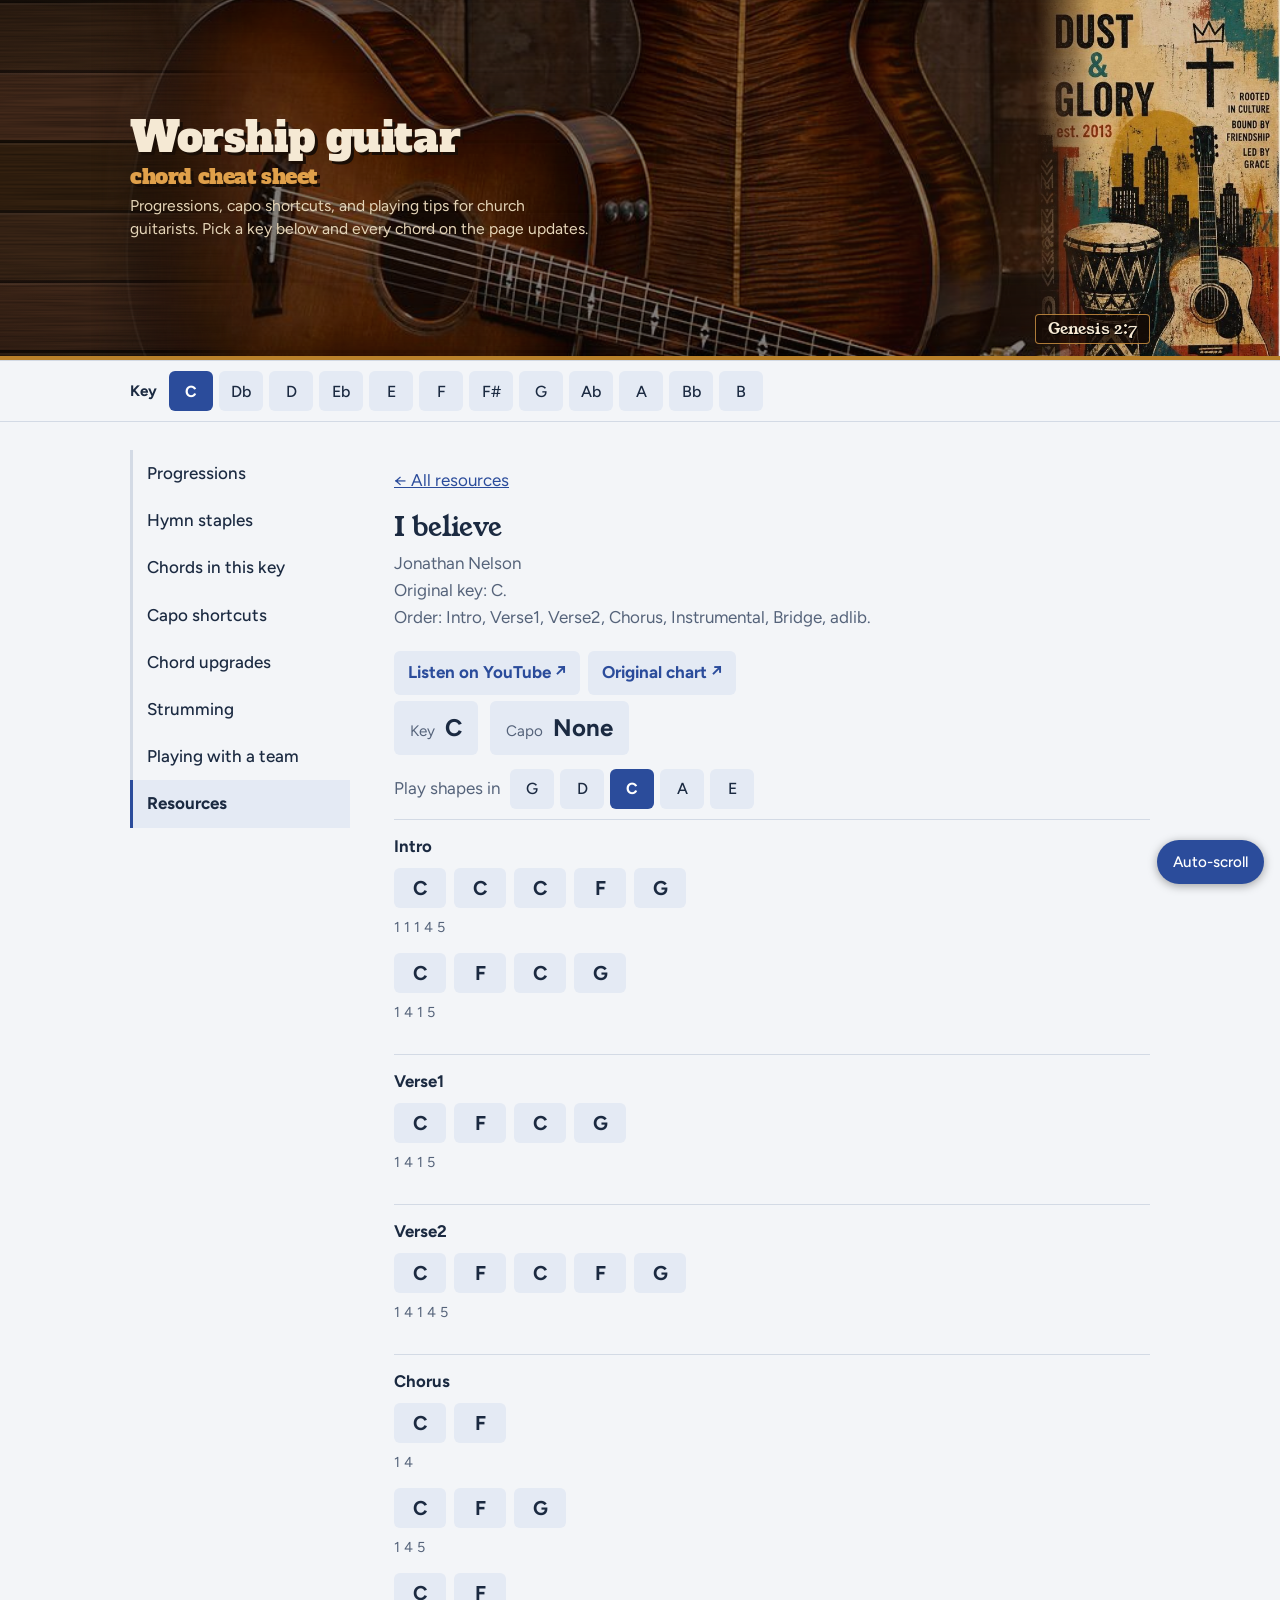
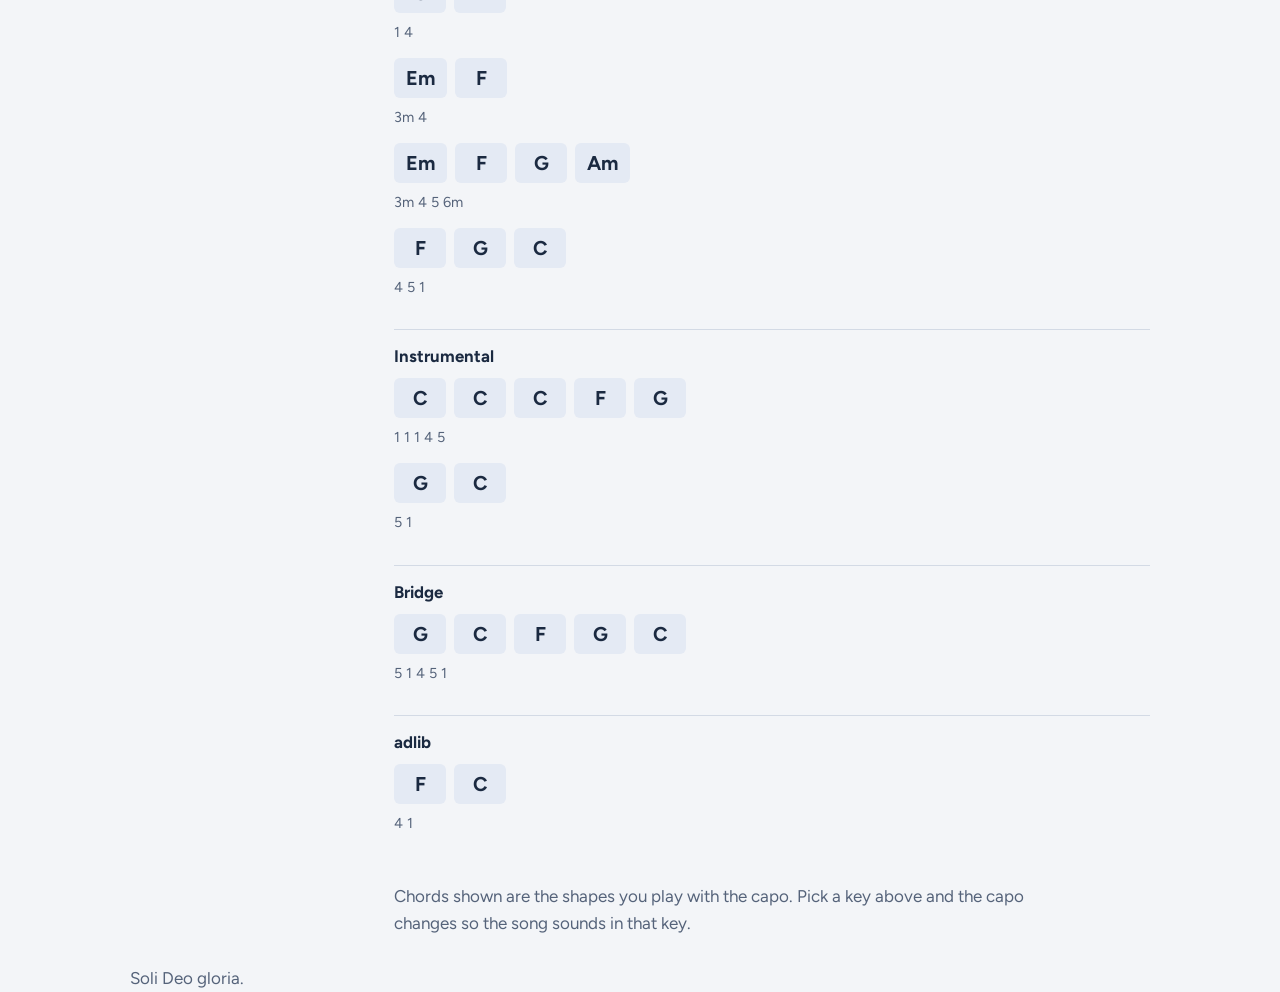
<file: resources/i-believe.html>
<!DOCTYPE html>
<html lang="en">
<head>
<meta charset="utf-8">
<meta name="viewport" content="width=device-width, initial-scale=1, viewport-fit=cover">
<title>I believe</title>
<link rel="stylesheet" href="../assets/style.css">
</head>
<body>
<!-- Only the details below are yours to edit. The page layout lives in ../assets/, so site updates never touch this file. -->
<script>
window.SONG={
  title: "I believe",
  writers: "Jonathan Nelson",
  key: "C",
  shapes: "C", // chord shapes you play: G, D, C, A, or E. The capo is worked out for you. Or use capo: 3 instead.
  structure: "Intro, Verse1, Verse2, Chorus, Instrumental, Bridge, adlib",
  links: [{text: "Listen on YouTube", url: "https://www.youtube.com/watch?v=Jcq6ncHUgFM"}, {text: "Original chart", url: "https://tabs.ultimate-guitar.com/tab/jonathan-nelson/i-believe-island-medley-chords-2071127"}],
  sections: [
    // c = chords as numbers (1 = key chord, m = minor, 1/7 = slash chord, b7 = flat seventh). t = lyric line (optional).
    {name: "Intro", lines: [{c: "1 1 1 4 5", t: ""}, {c: "1 4 1 5", t: ""}]},
    {name: "Verse1", lines: [{c: "1 4 1 5", t: ""}]},
    {name: "Verse2", lines: [{c: "1 4 1 4 5", t: ""}]},
    {name: "Chorus", lines: [{c: "1 4", t: ""}, {c: "1 4 5", t: ""}, {c: "1 4", t: ""}, {c: "3m 4", t: ""}, {c: "3m 4 5 6m", t: ""}, {c: "4 5 1", t: ""}]},
    {name: "Instrumental", lines: [{c: "1 1 1 4 5", t: ""},{c: "5 1", t: ""}]},
    {name: "Bridge", lines: [{c: "5 1 4 5 1", t: ""}]},
    {name: "adlib", lines: [{c: "4 1", t: ""}]}

    
  ]
};
</script>
<script src="../assets/shell.js"></script>
<script src="../assets/song.js"></script>
</body>
</html>
</file>
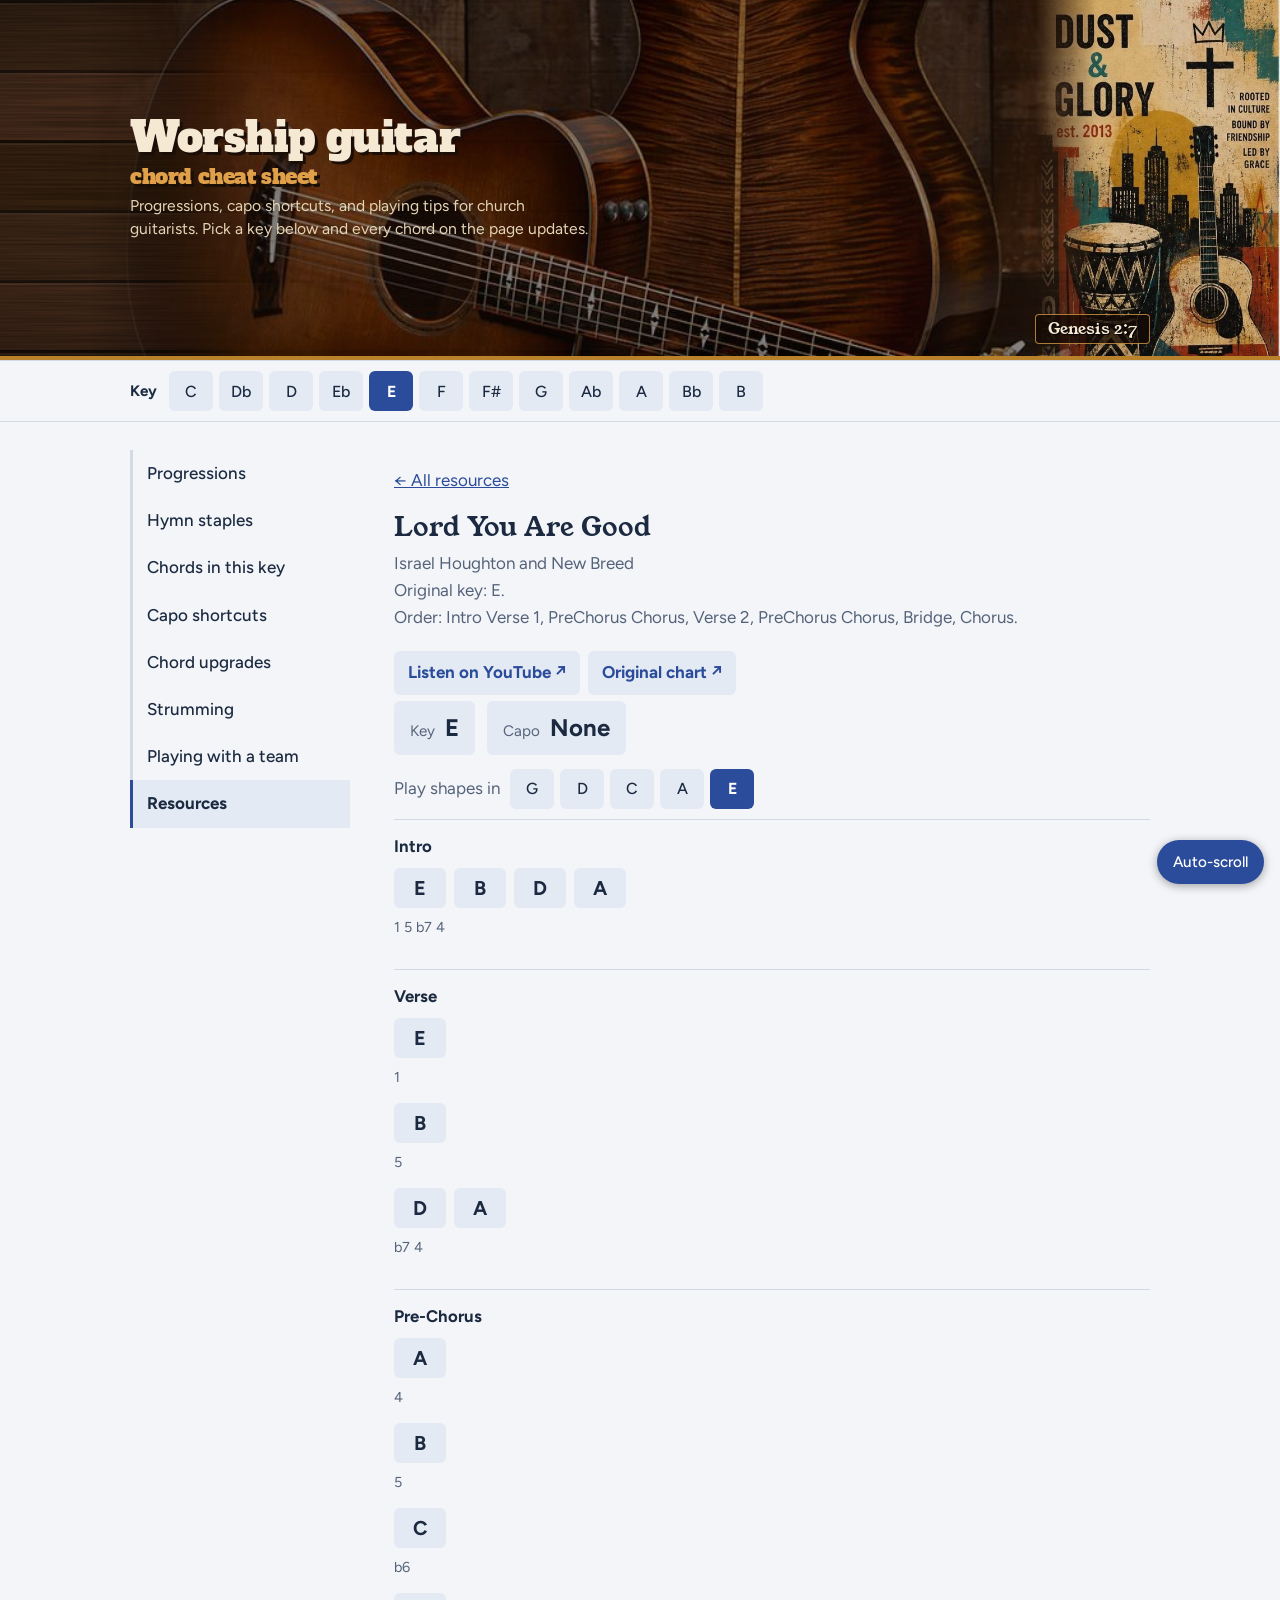
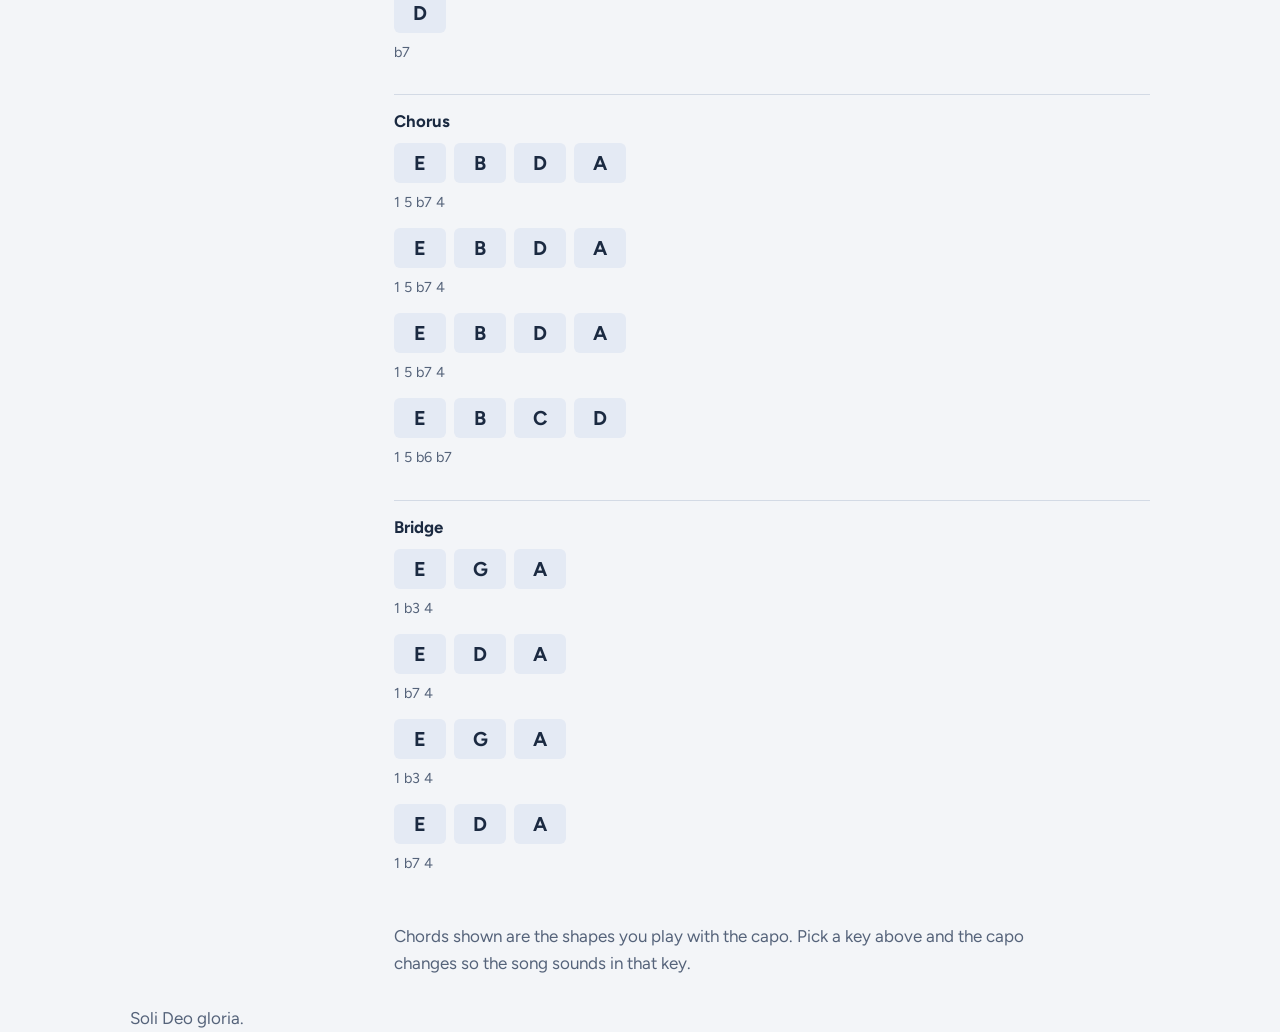
<file: resources/lord-you-are-good.html>
<!DOCTYPE html>
<html lang="en">
<head>
<meta charset="utf-8">
<meta name="viewport" content="width=device-width, initial-scale=1, viewport-fit=cover">
<title>Lord You Are Good</title>
<link rel="stylesheet" href="../assets/style.css">
</head>
<body>
<!-- Only the details below are yours to edit. The page layout lives in ../assets/, so site updates never touch this file. -->
<script>
window.SONG={
  title: "Lord You Are Good",
  writers: "Israel Houghton and New Breed",
  key: "E",
  shapes: "E", // chord shapes you play: G, D, C, A, or E. The capo is worked out for you. Or use capo: 3 instead.
  structure: "Intro Verse 1, PreChorus Chorus, Verse 2, PreChorus Chorus, Bridge, Chorus",
  links: [{text: "Listen on YouTube", url: "https://www.youtube.com/watch?v=ul6i6Kz2p2k"}, {text: "Original chart", url: "https://tabs.ultimate-guitar.com/tab/israel-new-breed/you-are-good-chords-483875"}],
  sections: [
    // c = chords as numbers (1 = key chord, m = minor, 1/7 = slash chord). t = lyric line (optional).
    {name: "Intro", lines: [{c: "1 5 b7 4", t: ""}]},
    {name: "Verse", lines: [{c: "1", t: ""}, {c: "5", t: ""}, {c: "b7 4", t: ""}]},
    {name: "Pre-Chorus", lines: [{c: "4", t: ""}, {c: "5", t: ""}, {c: "b6", t: ""}, {c: "b7", t: ""}]},
    {name: "Chorus", lines: [{c: "1 5 b7 4", t: ""},{c: "1 5 b7 4", t: ""}, {c: "1 5 b7 4", t: ""},{c: "1 5 b6 b7", t: ""}]},
    {name: "Bridge", lines: [{c: "1 b3 4", t: ""},{c: "1 b7 4", t: ""},{c: "1 b3 4", t: ""},{c: "1 b7 4", t: ""}]},
  ]
};
</script>
<script src="../assets/shell.js"></script>
<script src="../assets/song.js"></script>
</body>
</html>
</file>
<file: assets/style.css>
@import url("https://fonts.googleapis.com/css2?family=Figtree:wght@400;500;700&family=Young+Serif&family=Alfa+Slab+One&display=swap");
:root{--bg:#F3F5F8;--ink:#1B2A41;--muted:#55637A;--line:#D3DAE5;--accent:#2B4C9B;--gold:#B9812A;--chip:#E4EAF4;--chip-on:#2B4C9B;--chip-on-ink:#fff;
box-sizing:border-box;padding-top:env(safe-area-inset-top,0px);padding-bottom:env(safe-area-inset-bottom,0px)}
@media (prefers-color-scheme:dark){:root:not([data-theme="light"]){--bg:#151A23;--ink:#E7ECF4;--muted:#9AA8BD;--line:#2B3546;--accent:#8FADEF;--gold:#E0B060;--chip:#232C3B;--chip-on:#8FADEF;--chip-on-ink:#10141C}}
:root[data-theme="dark"]{--bg:#151A23;--ink:#E7ECF4;--muted:#9AA8BD;--line:#2B3546;--accent:#8FADEF;--gold:#E0B060;--chip:#232C3B;--chip-on:#8FADEF;--chip-on-ink:#10141C}
html{scroll-padding-top:calc(env(safe-area-inset-top,0px) + 70px);scroll-behavior:smooth}
*,*::before,*::after{box-sizing:inherit}
body{margin:0;background:var(--bg);color:var(--ink);font:400 17px/1.6 Figtree,system-ui,-apple-system,"Segoe UI",sans-serif}
.wrap{max-width:1060px;margin:0 auto;padding:0 20px}
header{padding:48px 0 24px}
h1{font:400 clamp(2rem,6vw,3.1rem)/1.1 "Young Serif",Georgia,serif;margin:0 0 12px;letter-spacing:-.01em}
header p{margin:0;max-width:56ch;color:var(--muted);font-size:1.05rem}
.hero{position:relative;overflow:hidden;color:#F5E9D4;display:flex;align-items:center;min-height:360px;padding:22px 0 20px;border-bottom:4px solid #B9812A;background:radial-gradient(ellipse 40% 95% at 80% 55%,rgba(255,176,80,.4),transparent 70%),radial-gradient(ellipse 120% 100% at 50% 50%,transparent 45%,rgba(0,0,0,.65)),url("data:image/svg+xml,%3Csvg xmlns='http://www.w3.org/2000/svg' width='600' height='300'%3E%3Cfilter id='n'%3E%3CfeTurbulence type='fractalNoise' baseFrequency='.006 .5' numOctaves='3' seed='7'/%3E%3CfeColorMatrix values='0 0 0 0 0 0 0 0 0 0 0 0 0 0 0 0 0 0 1.1 -.35'/%3E%3C/filter%3E%3Crect width='100%25' height='100%25' filter='url(%23n)' opacity='.55'/%3E%3C/svg%3E"),repeating-linear-gradient(180deg,rgba(0,0,0,.55) 0 3px,rgba(255,255,255,.05) 3px 5px,transparent 5px 70px),repeating-linear-gradient(180deg,#3A2516 0 70px,#43291A 70px 140px,#33200F 140px 210px)}
.hero-in{display:grid;grid-template-columns:minmax(0,1fr);gap:16px;align-items:center;position:relative;z-index:1}
.hero h1{font:400 clamp(1.8rem,5vw,2.6rem)/1.02 "Alfa Slab One","Young Serif",Georgia,serif;margin:0 0 8px;color:#F5E9D4;text-shadow:3px 3px 0 #1A0E06}
.hero h1 span{display:block;font-size:.5em;color:#E0A04A;margin-top:6px}
.hero p{color:#E5D5B8;max-width:46ch;font-size:.98rem;line-height:1.45}
.guitar{width:400px;height:auto;justify-self:end;transform:rotate(-5deg) translateY(4px);filter:drop-shadow(8px 14px 14px rgba(0,0,0,.6))}
@media (max-width:860px){.hero{padding:22px 0 20px}.hero-in{grid-template-columns:1fr}.guitar{position:absolute;right:-60px;top:-6px;width:300px;opacity:.35;pointer-events:none}}
.layout{display:grid;grid-template-columns:220px minmax(0,1fr);gap:0 44px;align-items:start}
.side{position:sticky;top:calc(env(safe-area-inset-top,0px) + 66px);padding:28px 0}
.side a{display:block;padding:10px 14px;border-left:3px solid var(--line);color:var(--ink);text-decoration:none;font-weight:500}
.side a:hover{background:var(--chip)}
.side a[aria-current="page"]{border-left-color:var(--accent);background:var(--chip);font-weight:700}
.page{display:none}
.page.on{display:block}
main section{padding-top:28px;min-height:50vh}
@media (max-width:760px){.layout{display:block}.side{position:static;padding:14px 0 0}.side nav{display:flex;gap:6px;overflow-x:auto;-webkit-overflow-scrolling:touch;padding-bottom:4px}.side a{white-space:nowrap;border-left:0;border-bottom:3px solid var(--line);padding:8px 12px}.side a[aria-current="page"]{border-bottom-color:var(--accent)}main section{padding-top:20px}}
.keybar{position:sticky;top:env(safe-area-inset-top,0px);z-index:5;background:var(--bg);border-top:1px solid var(--line);border-bottom:1px solid var(--line);padding:10px 0}
.keybar .wrap{display:flex;align-items:center;gap:12px;flex-wrap:wrap}
.keybar b{font-weight:700;font-size:.95rem}
.keys{display:flex;gap:6px;flex-wrap:wrap}
.keys button{font:500 1rem Figtree,sans-serif;min-width:44px;height:40px;border:0;border-radius:6px;background:var(--chip);color:var(--ink);cursor:pointer}
.keys button[aria-pressed="true"]{background:var(--chip-on);color:var(--chip-on-ink);font-weight:700}
button:focus-visible,a:focus-visible{outline:3px solid var(--gold);outline-offset:2px}
section{padding:44px 0 8px}
h2{font:400 1.7rem/1.2 "Young Serif",Georgia,serif;margin:0 0 6px}
.lead{margin:0 0 20px;color:var(--muted);max-width:62ch}
.row{display:grid;grid-template-columns:minmax(0,190px) 1fr;gap:6px 24px;padding:16px 0;border-top:1px solid var(--line);align-items:center}
.row:last-child{border-bottom:1px solid var(--line)}
.nm{font-weight:700}
.nm small{display:block;font-weight:400;color:var(--muted);font-size:.9rem}
.ch{display:flex;flex-wrap:wrap;gap:8px;align-items:center}
.c{background:var(--chip);border-radius:6px;padding:4px 12px;font-weight:700;font-size:1.25rem;min-width:52px;text-align:center}
.slash{color:var(--muted);font-weight:700}
.nums{color:var(--muted);font-size:.9rem;width:100%}
.scroll{overflow-x:auto;-webkit-overflow-scrolling:touch}
table{border-collapse:collapse;width:100%;min-width:520px}
th,td{text-align:left;padding:10px 12px;border-bottom:1px solid var(--line);vertical-align:top}
th{font-weight:700;border-bottom:2px solid var(--ink)}
td.maj{font-weight:700}
.hl{background:var(--chip)}
.capo td:first-child{font-weight:700}
.easy{color:var(--gold);font-weight:700}
.strum{display:grid;grid-template-columns:repeat(8,minmax(0,1fr));gap:4px;max-width:440px;margin:6px 0 4px}
.strum span{text-align:center;padding:6px 0;border-radius:4px;background:var(--chip);font-weight:700;font-size:.95rem}
.strum span.off{background:transparent;color:var(--muted);font-weight:400}
.strum span.cnt{background:transparent;color:var(--muted);font-size:.75rem;font-weight:400;padding:0}
.s-item{padding:16px 0;border-top:1px solid var(--line)}
.s-item .nm{margin-bottom:2px}
ul.tips{padding-left:20px;margin:0}
ul.tips li{margin:0 0 10px;max-width:64ch}
footer{padding:48px 0 56px;color:var(--muted)}
footer p{margin:0}
@media (max-width:620px){.row{grid-template-columns:1fr}body{font-size:16px}}
@media (prefers-reduced-motion:reduce){html{scroll-behavior:auto}}

main a{color:var(--accent)}
.songs a{display:grid;grid-template-columns:1fr auto;gap:4px 16px;align-items:center;padding:16px 0;border-top:1px solid var(--line);color:var(--ink);text-decoration:none}
.songs a:last-child{border-bottom:1px solid var(--line)}
.songs a:hover b{color:var(--accent);text-decoration:underline}
.songs b{font-size:1.15rem}
.songs small{display:block;color:var(--muted);font-weight:400}
.songs .k{font-weight:700;background:var(--chip);border-radius:6px;padding:4px 12px}
.sec{padding:16px 0;border-top:1px solid var(--line)}
.sec h3{font:700 1.05rem Figtree,system-ui,sans-serif;margin:0 0 12px}
.ln{margin-bottom:14px}
.ln p{margin:6px 0 0;color:var(--muted)}
.meta{margin:0 0 4px;color:var(--muted)}

.hero::before,.hero::after{content:"";position:absolute;top:0;bottom:0;z-index:0;pointer-events:none;background-repeat:no-repeat}
.hero::before{left:0;right:0;margin:0 auto;width:min(100%,1100px);background-image:url(img/taylor.jpg);background-size:cover;background-position:center 60%;filter:brightness(.55) saturate(1.1);opacity:.9;-webkit-mask-image:linear-gradient(90deg,transparent,#000 14%,#000 86%,transparent);mask-image:linear-gradient(90deg,transparent,#000 14%,#000 86%,transparent)}
.hero::after{right:0;width:245px;background-image:url(img/poster.jpg);background-size:100% auto;background-position:top center;opacity:.92;-webkit-mask-image:linear-gradient(90deg,transparent,#000 25%);mask-image:linear-gradient(90deg,transparent,#000 25%)}
.verse{position:absolute;z-index:2;right:max(20px,calc((100% - 1060px)/2 + 20px));bottom:12px;font:400 1rem/1 "Young Serif",Georgia,serif;color:#F5E9D4;background:rgba(20,10,4,.75);border:1px solid rgba(224,160,74,.75);padding:6px 12px;border-radius:4px;text-shadow:1px 1px 0 #000}
@media (max-width:860px){.hero::after{width:min(52%,230px);opacity:.4}.hero{padding-bottom:48px;min-height:340px}}

.hero .hero-in{width:100%}

.capobox{display:flex;gap:12px;flex-wrap:wrap;margin:6px 0 14px}
.kv{background:var(--chip);border-radius:6px;padding:8px 16px;display:flex;gap:10px;align-items:baseline}
.kv span{color:var(--muted);font-size:.95rem}
.kv b{font-size:1.5rem}
.shapes{display:flex;align-items:center;gap:10px;flex-wrap:wrap;margin-bottom:10px}
.shapes>span{color:var(--muted)}
</file>
